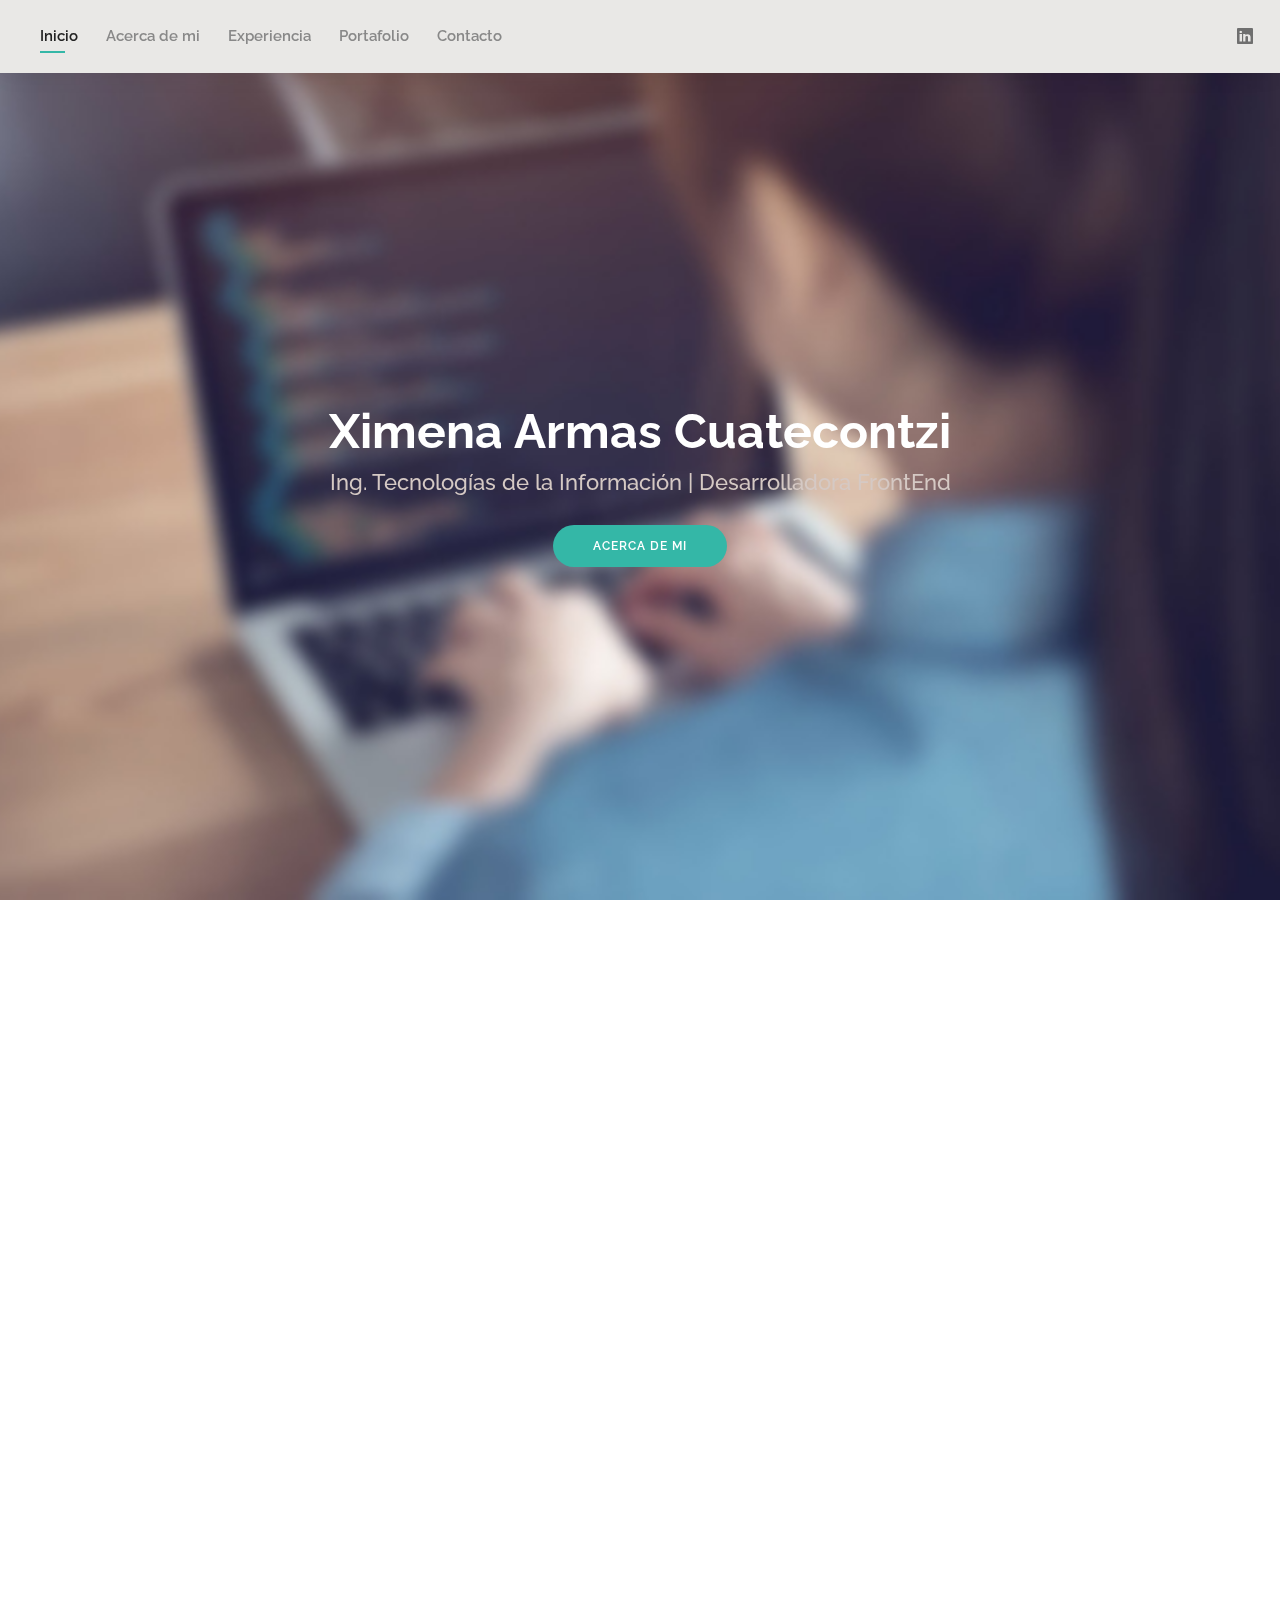
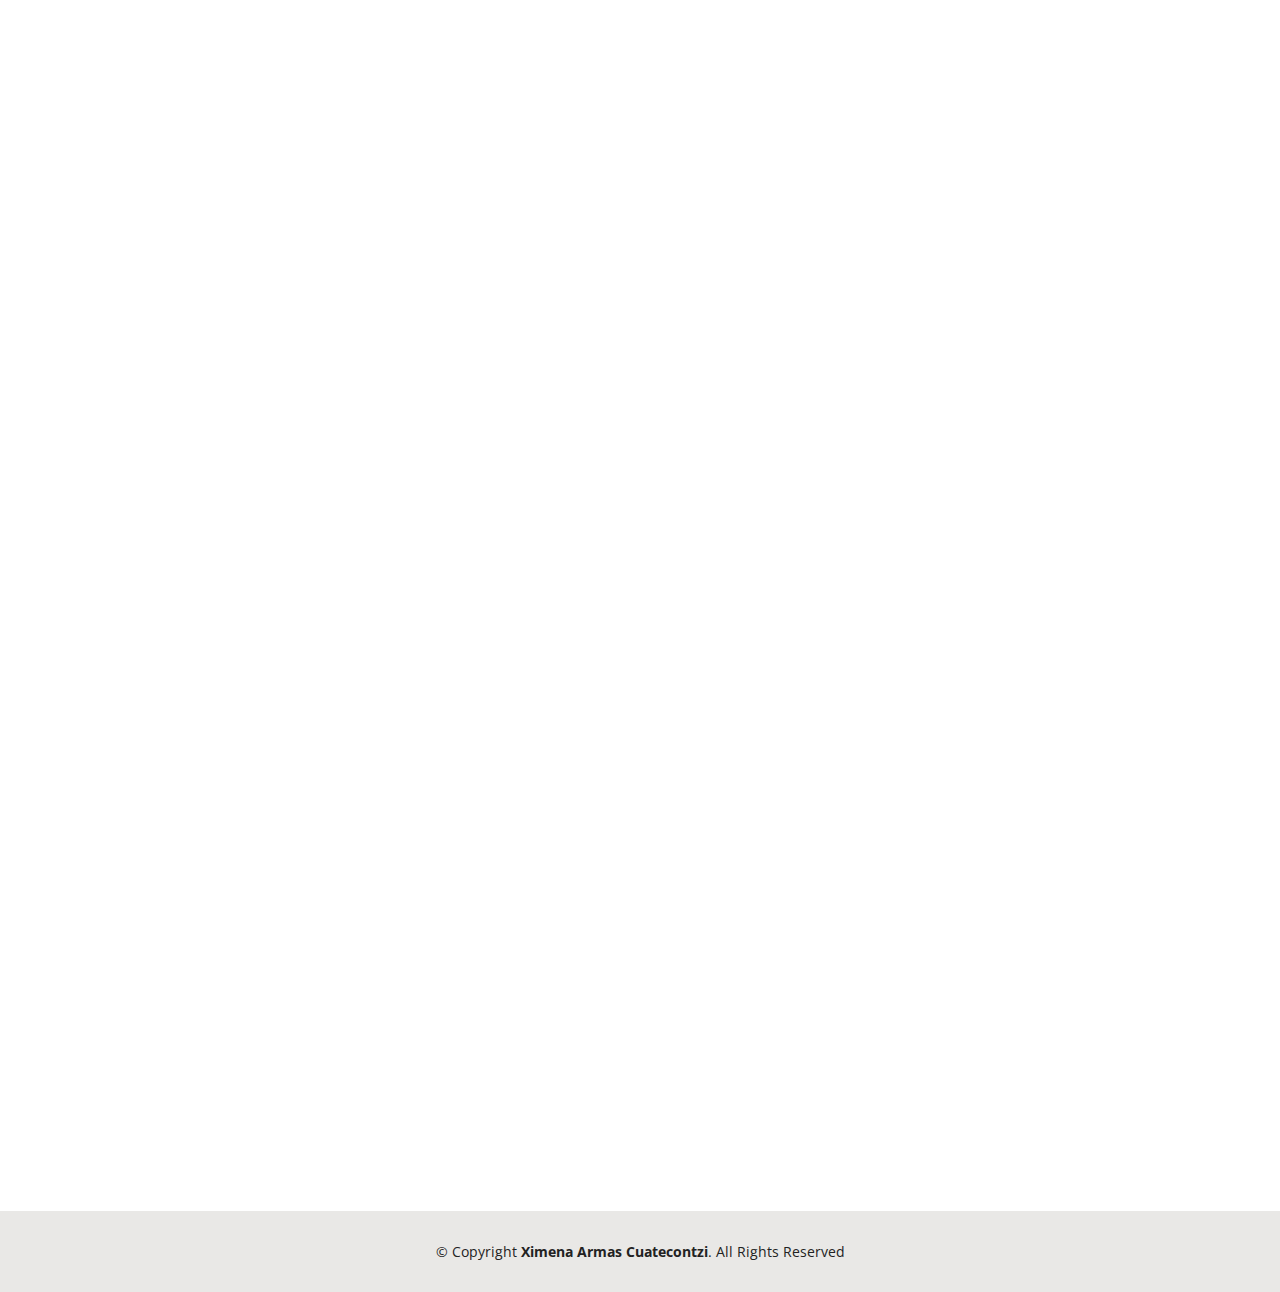
<file: index.html>
<!DOCTYPE html>
<html lang="en">

<head>
  <meta charset="utf-8">
  <meta content="width=device-width, initial-scale=1.0" name="viewport">

  <title>Ximena Armas</title>
  <meta content="" name="description">
  <meta content="" name="keywords">

  <!-- Favicons -->
  <link href="assets/img/mejora.png" rel="icon">
  <link href="assets/img/mejora.png" rel="apple-touch-icon">

  <!-- Google Fonts -->
  <link href="https://fonts.googleapis.com/css?family=Open+Sans:300,300i,400,400i,600,600i,700,700i|Raleway:300,300i,400,400i,500,500i,600,600i,700,700i|Poppins:300,300i,400,400i,500,500i,600,600i,700,700i" rel="stylesheet">

  <!-- Vendor CSS Files -->
  <link href="assets/vendor/aos/aos.css" rel="stylesheet">
  <link href="assets/vendor/bootstrap/css/bootstrap.min.css" rel="stylesheet">
  <link href="assets/vendor/bootstrap-icons/bootstrap-icons.css" rel="stylesheet">
  <link href="assets/vendor/boxicons/css/boxicons.min.css" rel="stylesheet">
  <link href="assets/vendor/glightbox/css/glightbox.min.css" rel="stylesheet">
  <link href="assets/vendor/swiper/swiper-bundle.min.css" rel="stylesheet">

  <!-- Template Main CSS File -->
  <link href="assets/css/style.css" rel="stylesheet">

  <!-- =======================================================
  * Template Name: Kelly
  * Updated: Jul 27 2023 with Bootstrap v5.3.1
  * Template URL: https://bootstrapmade.com/kelly-free-bootstrap-cv-resume-html-template/
  * Author: BootstrapMade.com
  * License: https://bootstrapmade.com/license/
  ======================================================== -->
</head>

<body>

  <!-- ======= Header ======= -->
  <header id="header" class="fixed-top">
    <div class="container-fluid d-flex justify-content-between align-items-center">

      
      <!-- Uncomment below if you prefer to use an image logo -->
      <!-- <a href="index.html" class="logo"><img src="assets/img/logo.png" alt="" class="img-fluid"></a>-->

      <nav id="navbar" class="navbar order-last order-lg-0">
        <ul>
          <li><a class="active" href="index.html">Inicio</a></li>
          <li><a href="#acerca">Acerca de mi</a></li>
          <li><a href="#resumen">Experiencia</a></li>
          <li><a href="#portafolio">Portafolio</a></li>
          <li><a href="#contacto">Contacto</a></li>
        </ul>
        <i class="bi bi-list mobile-nav-toggle"></i>
      </nav><!-- .navbar -->

      <div class="header-social-links">
        <a href="https://www.linkedin.com/in/ximena-armas-cuatecontzi-86a6181bb/" class="linkedin"><i class="bi bi-linkedin"></i></i></a>
      </div>

    </div>

  </header><!-- End Header -->

  <!-- ======= Hero Section ======= -->
  <section id="hero" class="d-flex align-items-center">
    <div class="container d-flex flex-column align-items-center" data-aos="zoom-in" data-aos-delay="100">
      <h1>Ximena Armas Cuatecontzi</h1>
      <h2>Ing. Tecnologías de la Información | Desarrolladora FrontEnd</h2>
      <a href="#acerca" class="btn-about">Acerca de mi</a>
    </div>
  </section><!-- End Hero -->
  <!-- ======= About Section ======= -->
  <section id="acerca" class="about">
    <div class="container" data-aos="fade-up">

      <div class="section-title">
        <h2>Acerca de mí</h2>
        <p>Con casi dos años de experiencia como desarrolladora FrontEnd, mi enfoque se centra en el uso de tecnologías clave como HTML, CSS y JavaScript. Estas habilidades me permiten crear interfaces atractivas y funcionales que mejoran la experiencia del usuario. Además de mis habilidades técnicas, poseo una sólida capacidad de trabajo en equipo y un enfoque ágil para la entrega de proyectos, colaborando efectivamente con otros miembros del equipo para entregar productos de alta calidad en plazos ajustados.

         <br> Me considero una persona comprometida con el aprendizaje continuo, manteniéndome al tanto de las últimas tendencias tecnológicas para ser altamente relevante en mi campo y adaptarme rápidamente a los cambios en la industria. Mi compromiso con la excelencia en el trabajo me impulsa a seguir creciendo y desarrollándome como profesional del desarrollo FrontEnd.
        </p>
      </div>

      <div class="row">
        <div class="col-lg-4">
          <img src="assets/img/yo2.jpg" class="img-fluid" alt="">
        </div>
        <div class="col-lg-8 pt-4 pt-lg-0 content">
          <h3>Desarrolladora FrontEnd </h3>
          <p class="fst-italic">
            Mi enfoque en la resolución de problemas y mi deseo constante de aprender me han impulsado a buscar desafíos en el campo de la tecnología de la información.
          </p>
          <div class="row">
            <div class="col-lg-6">
              <ul>
                <li><i class="bi bi-rounded-right"></i> <strong>Teléfono:</strong> +52 246 141 38 25</li>
                <li><i class="bi bi-rounded-right"></i> <strong>Ciudad:</strong> Tlaxcala, Tlaxcala</li>
                <li><i class="bi bi-rounded-right"></i> <strong>Email:</strong> ximena.armas.c@gmail.com</li>

              </ul>
            </div>
            <div class="col-lg-6">
              <ul>
                <li><i class="bi bi-rounded-right"></i> <strong>Edad:</strong> 22 años</li>
                <li><i class="bi bi-rounded-right"></i> <strong>Con disponibilidad de cambio de residencia:</strong> Si</li>

              </ul>
            </div>
          </div>
          <p>
            Mi genuina pasión por la tecnología y el desarrollo web me impulsa hacia la búsqueda de oportunidades profesionales donde pueda aplicar y expandir mis habilidades y conocimientos. Mi objetivo es seguir aprendiendo y creciendo en este campo, contribuyendo de manera significativa a proyectos innovadores y desafiantes.

          </p>
        </div>
      </div>

    </div>
  </section><!-- End About Section -->

  <!-- ======= Skills Section ======= -->
  <section id="skills" class="skills">
    <div class="container" data-aos="fade-up">

      <div class="section-title">
        <h2>Habilidades Técnicas</h2>
        <p>Mi viaje académico y mi pasión por la programación me han llevado a desarrollar habilidades sólidas en la creación de sistemas web</p>
      </div>

      <div class="row skills-content">

        <div class="col-lg-6">

          <div class="progress">
            <span class="skill">HTML, CSS, JS <i class="val">80%</i></span>
            <div class="progress-bar-wrap">
              <div class="progress-bar" role="progressbar" aria-valuenow="80" aria-valuemin="0" aria-valuemax="100"></div>
            </div>
          </div>

          <div class="progress">
            <span class="skill">SQL <i class="val">75%</i></span>
            <div class="progress-bar-wrap">
              <div class="progress-bar" role="progressbar" aria-valuenow="75" aria-valuemin="0" aria-valuemax="100"></div>
            </div>
          </div>

          <div class="progress">
            <span class="skill">Java <i class="val">70%</i></span>
            <div class="progress-bar-wrap">
              <div class="progress-bar" role="progressbar" aria-valuenow="70" aria-valuemin="0" aria-valuemax="100"></div>
            </div>
          </div>

          <div class="progress">
            <span class="skill">Programación Orientada a Objetos <i class="val">70%</i></span>
            <div class="progress-bar-wrap">
              <div class="progress-bar" role="progressbar" aria-valuenow="70" aria-valuemin="0" aria-valuemax="100"></div>
            </div>
          </div>

        </div>

        <div class="col-lg-6">

          <div class="progress">
            <span class="skill">PHP <i class="val">75%</i></span>
            <div class="progress-bar-wrap">
              <div class="progress-bar" role="progressbar" aria-valuenow="75" aria-valuemin="0" aria-valuemax="100"></div>
            </div>
          </div>

          <div class="progress">
            <span class="skill">CodeIgniter <i class="val">80%</i></span>
            <div class="progress-bar-wrap">
              <div class="progress-bar" role="progressbar" aria-valuenow="80" aria-valuemin="0" aria-valuemax="100"></div>
            </div>
          </div>

          <div class="progress">
            <span class="skill">Bootstrap<i class="val">80%</i></span>
            <div class="progress-bar-wrap">
              <div class="progress-bar" role="progressbar" aria-valuenow="80" aria-valuemin="0" aria-valuemax="100"></div>
            </div>
          </div>

          <div class="progress">
            <span class="skill">MVC <i class="val">80%</i></span>
            <div class="progress-bar-wrap">
              <div class="progress-bar" role="progressbar" aria-valuenow="80" aria-valuemin="0" aria-valuemax="100"></div>
            </div>
          </div>

        </div>

      </div>
      <div class="row skills-content">

        <div class="col-lg-6">

          <div class="progress">
            <span class="skill">ASP.NET MVC Core <i class="val">70%</i></span>
            <div class="progress-bar-wrap">
              <div class="progress-bar" role="progressbar" aria-valuenow="70" aria-valuemin="0" aria-valuemax="100"></div>
            </div>
          </div>

          <div class="progress">
            <span class="skill">ASP.NET Razor <i class="val">75%</i></span>
            <div class="progress-bar-wrap">
              <div class="progress-bar" role="progressbar" aria-valuenow="75" aria-valuemin="0" aria-valuemax="100"></div>
            </div>
          </div>

          <div class="progress">
            <span class="skill">Angular <i class="val">65%</i></span>
            <div class="progress-bar-wrap">
              <div class="progress-bar" role="progressbar" aria-valuenow="65" aria-valuemin="0" aria-valuemax="100"></div>
            </div>
          </div>
          <div class="progress">
            <span class="skill">TypeScript <i class="val">70%</i></span>
            <div class="progress-bar-wrap">
              <div class="progress-bar" role="progressbar" aria-valuenow="70" aria-valuemin="0" aria-valuemax="100"></div>
            </div>
          </div>

        </div>

        

      </div>

    </div>
  </section><!-- End Skills Section -->
  <section id="resumen" class="resume">
    <div class="container" data-aos="fade-up">

      <div class="section-title">
        <h2>Experiencia</h2>
        <p>Soy una apasionada desarrolladora web con experiencia en la creación de soluciones web personalizadas utilizando tecnologías como PHP, JavaScript, HTML, CSS y MySQL. Durante mi carrera, he trabajado en proyectos diversos y colaborado estrechamente con otros compañeros.</p>
      </div>

      <div class="row">
        <div class="col-lg-6">
          <h3 class="resume-title">Educación</h3>
          <div class="resume-item">
            <h4>Ing. Tecnologías de la Información</h4>
            <h5>2020 - 2023</h5>
            <p><em>Universidad Politécnica de Tlaxcala</em></p>
          </div>

          <h3 class="resume-title">Certificaciones y cursos</h3>
          <div class="resume-item">
            <h4>Angular - De Cero a Experto - Angular 18</h4>
            <h5>En curso</h5>
            <p><em>Udemy</em></p>
          </div>
          <div class="resume-item">
            <h4>CSS Esencial</h4>
            <h5>Septiembre 2024</h5>
            <p><em>LinkedIn</em></p>
          </div>
          <div class="resume-item">
            <h4>Desarrollo web front-end esencialI</h4>
            <h5>Septiembre 2024</h5>
            <p><em>LinkedIn</em></p>
          </div>
          <div class="resume-item">
            <h4>Domina JavaScript</h4>
            <h5>Septiembre 2024</h5>
            <p><em>LinkedIn</em></p>
          </div>
          <div class="resume-item">
            <h4>JavaScript Essentials 1</h4>
            <h5>Septiembre 2024</h5>
            <p><em>Cisco</em></p>
          </div>
          <div class="resume-item">
            <h4>TypeScript esencial</h4>
            <h5>Septiembre 2024</h5>
            <p><em>LinkedIn</em></p>
          </div>
          <div class="resume-item">
            <h4>Formación Lógica de Programación con JavaScript</h4>
            <h5>Julio 2024</h5>
            <p><em>Alura Latam</em></p>
          </div>
          <div class="resume-item">
            <h4>Git y GitHub: Repositorio, commit y versiones</h4>
            <h5>Julio 2024</h5>
            <p><em>Alura Latam</em></p>
          </div>
          <div class="resume-item">
            <h4>Lógica de programación: explorar funciones y listas</h4>
            <h5>Junio 2024</h5>
            <p><em>Alura Latam</em></p>
          </div>
          <div class="resume-item">
            <h4>Lógica de programación: sumérgete en la programación con JavaScript</h4>
            <h5>Junio 2024</h5>
            <p><em>Alura Latam</em></p>
          </div>
          <div class="resume-item">
            <h4>Diseño UX/UI</h4>
            <h5>2023</h5>
            <p><em>Google</em></p>
          </div>
          <div class="resume-item">
            <h4>Introducción a la ciberseguridad</h4>
            <h5>2023</h5>
            <p><em>Cisco</em></p>
          </div>
          <div class="resume-item">
            <h4>Oracle Integration Cloud</h4>
            <h5>2023</h5>
            <p><em>IT Global</em></p>
          </div>
        </div>
        <div class="col-lg-6">
          <h3 class="resume-title">Experiencia profesional</h3>
          
          <div class="resume-item">
            <h4>Desarrolladora FrontEnd</h4>
            <h5>Octubre 2023 - Junio 2024</h5>
            <p><em>IGRTEC</em></p>
            <p>
            <ul>
              <li>Desarrollo de vistas según los diseños facilitados por el equipo de diseño.</li>
              <li>Incorporación de filtros para facilitar la visualización de registros por día, semana, mes o año.</li>
              <li>Creación de vistas responsive para una experiencia óptima en diferentes dispositivos.</li>
              <li>Personalización e implementación de correos electrónicos acorde a la identidad de cada cliente.</li>
              <li>Creación y aplicación de formatos HTML con opción de descarga en formato PDF.</li>
              <li>Colaboración activa con el equipo de diseño para plasmar las ideas del cliente.</li>
              <li>Colaboración activa con el equipo de backend para generar código entendible para ambas partes y/o generar nuevos elementos necesarios para el desarrollo del proyecto.</li>
              <li>Comunicación activa con el cliente para corregir, agregar o eliminar elementos visuales del proyecto.</li>
              <li>Diseño y configuración de paneles administrativos, e-commerce y páginas informativas.</li>
              <li>Integración de validaciones de formularios para una mejor experiencia de usuario.</li>
              <li>Actualización y mejora de proyectos previamente desarrollados.</li>
            </ul>
            </p>
          </div>
          <div class="resume-item">
            <h4>Desarrolladora Full Stack</h4>
            <h5>Enero 2023 - Junio 2023</h5>
            <p><em>Universidad Politécnica de Tlaxcala</em></p>
            <p>
            <ul>
              <li>Creación de base de datos según las especificaciones y requerimientos del cliente</li>
              <li>Personalización del sistema según la identidad de la marca del cliente</li>
              <li>Implementación de vistas responsive asegurando una vista dinámica y simplificada para mejorar el flujo del sistema</li>
              
            </ul>
            </p>
          </div>
          <div class="resume-item">
            <h4>Desarrolladora Full Stack</h4>
            <h5>Agosto 2022 - Enero 2023</h5>
            <p><em>TiamLab - Universidad Politécnica de Tlaxcala</em></p>
            <p>
            <ul>
              <li>Reestructuración de la base de datos del sistema existente</li>
              <li>Implementación de una nueva imagen al sistema.</li>
              <li>Implementación de nuevas funcionalidades al sistema, como la gestión de reconocimientos, la visualización de reconocimientos y la creación de reconocimientos.</li>
              <li>Diseño e implementación de la funcionalidad de enviar correos electrónicos de manera automática al registrarse un usuario</li>
            </ul>
            </p>
          </div>
        </div>
      </div>

    </div>
  </section><!-- End Resume Section -->
  <section id="portafolio" class="portfolio">
    <div class="container" data-aos="fade-up">

      <div class="section-title">
        <h2>Portafolio</h2>
        <p>A lo largo de mi carrera, he creado sistemas de gestión y sitios web de aprendizaje utilizando una variedad de tecnologías, incluyendo PHP, JavaScript, HTML, CSS y bases de datos MySQL. Estos proyectos demuestran mi capacidad para abordar desafíos técnicos, trabajar en equipo y ofrecer resultados efectivos y atractivos para los usuarios</p>
      </div>

      

      <div class="row portfolio-container" data-aos="fade-up" data-aos-delay="200">

        <div class="col-lg-4 col-md-6 portfolio-item filter-app">
          <div class="portfolio-wrap">
            <img src="assets/img/portfolio/portafolio11.png" class="img-fluid" alt="">
            <div class="portfolio-info">
              <h4>PERD UPTx</h4>
              <p>Sistema Web</p>
              <div class="portfolio-links">
                <a href="portfolio-details1.html" class="portfolio-details-lightbox" data-glightbox="type: external" title="Portfolio Details"><i class="bx bx-plus"></i></a>
              </div>
            </div>
          </div>
        </div>

        <div class="col-lg-4 col-md-6 portfolio-item filter-web">
          <div class="portfolio-wrap">
            <img src="assets/img/portfolio/portafolio31.png" class="img-fluid" alt="">
            <div class="portfolio-info">
              <h4>Consultorio MEMITO</h4>
              <p>Sistema Web</p>
              <div class="portfolio-links">
                <a href="portfolio-details2.html" class="portfolio-details-lightbox" data-glightbox="type: external" title="Portfolio Details"><i class="bx bx-plus"></i></a>
              </div>
            </div>
          </div>
        </div>

        <div class="col-lg-4 col-md-6 portfolio-item filter-app">
          <div class="portfolio-wrap">
            <img src="assets/img/portfolio/portafolio21.png" class="img-fluid" alt="">
            <div class="portfolio-info">
              <h4>Marketing Turistico Digital</h4>
              <p>Sistema Web</p>
              <div class="portfolio-links">
                <a href="portfolio-details3.html" class="portfolio-details-lightbox" data-glightbox="type: external" title="Portfolio Details"><i class="bx bx-plus"></i></a>
              </div>
            </div>
          </div>
        </div>

        <div class="col-lg-4 col-md-6 portfolio-item filter-app">
          <div class="portfolio-wrap">
            <img src="assets/img/portfolio/gym1.png" class="img-fluid" alt="">
            <div class="portfolio-info">
              <h4>Gymtastic</h4>
              <p>Página informativa</p>
              <div class="portfolio-links">
                <a href="portfolio-details4.html" class="portfolio-details-lightbox" data-glightbox="type: external" title="Portfolio Details"><i class="bx bx-plus"></i></a>
              </div>
            </div>
          </div>
        </div>

        <div class="col-lg-4 col-md-6 portfolio-item filter-app">
          <div class="portfolio-wrap">
            <img src="assets/img/portfolio/bepenza1.png" class="img-fluid" alt="">
            <div class="portfolio-info">
              <h4>Blogistic</h4>
              <p>Panel Administrativo</p>
              <div class="portfolio-links">
                <a href="portfolio-details5.html" class="portfolio-details-lightbox" data-glightbox="type: external" title="Portfolio Details"><i class="bx bx-plus"></i></a>
              </div>
            </div>
          </div>
        </div>

        <div class="col-lg-4 col-md-6 portfolio-item filter-app">
          <div class="portfolio-wrap">
            <img src="assets/img/portfolio/erp1.png" class="img-fluid" alt="">
            <div class="portfolio-info">
              <h4>MICRA</h4>
              <p>ERP</p>
              <div class="portfolio-links">
                <a href="portfolio-details6.html" class="portfolio-details-lightbox" data-glightbox="type: external" title="Portfolio Details"><i class="bx bx-plus"></i></a>
              </div>
            </div>
          </div>
        </div>

        <div class="col-lg-4 col-md-6 portfolio-item filter-app">
          <div class="portfolio-wrap">
            <img src="assets/img/portfolio/back2.png" class="img-fluid" alt="">
            <div class="portfolio-info">
              <h4>LUXE</h4>
              <p>E-commerce</p>
              <div class="portfolio-links">
                <a href="portfolio-details7.html" class="portfolio-details-lightbox" data-glightbox="type: external" title="Portfolio Details"><i class="bx bx-plus"></i></a>
              </div>
            </div>
          </div>
        </div>
        <div class="col-lg-4 col-md-6 portfolio-item filter-app">
          <div class="portfolio-wrap">
            <img src="assets/img/iso/iso9.png" class="img-fluid" alt="">
            <div class="portfolio-info">
              <h4>DESAQUIM</h4>
              <p>ERP</p>
              <div class="portfolio-links">
                <a href="portfolio-details8.html" class="portfolio-details-lightbox" data-glightbox="type: external" title="Portfolio Details"><i class="bx bx-plus"></i></a>
              </div>
            </div>
          </div>
        </div>
        <!-- <div class="col-lg-4 col-md-6 portfolio-item filter-app">
          <div class="portfolio-wrap">
            <img src="assets/img/iso/iso9.png" class="img-fluid" alt="">
            <div class="portfolio-info">
              <h4>FIHNECM</h4>
              <p>ERP</p>
              <div class="portfolio-links">
                <a href="portfolio-details8.html" class="portfolio-details-lightbox" data-glightbox="type: external" title="Portfolio Details"><i class="bx bx-plus"></i></a>
              </div>
            </div>
          </div>
        </div> -->

       
      </div>

    </div>
  </section><!-- End Portfolio Section -->
  <section id="contacto" class="contact">
    
    <div class="container" data-aos="fade-up">
        

      <div class="row mt-12 ">
        <div class="section-title">
            <h2>Contacto</h2>
          </div>

        <div class="col-lg-12">
          <div class="info">
            <div class="address">
              <h4>Ciudad:</h4>
              <p>Contla, Tlaxcala, México</p>
            </div>

            <div class="email">
              <h4>Email:</h4>
              <p>ximena.armas.c@gmail.com</p>
            </div>

            <div class="phone"> 
              <h4>Teléfono:</h4>
              <p>+52 246 141 38 25</p>
            </div>

          </div>

        </div>

       

      </div>

    </div>
  </section><!-- End Contact Section -->


  <!-- ======= Footer ======= -->
  <footer id="footer">
    <div class="container">
      <div class="copyright">
        &copy; Copyright <strong><span>Ximena Armas Cuatecontzi</span></strong>. All Rights Reserved
      </div>
      
    </div>
  </footer><!-- End  Footer -->

  <div id="preloader"></div>
  <a href="#" class="back-to-top d-flex align-items-center justify-content-center"><i class="bi bi-arrow-up-short"></i></a>

  <!-- Vendor JS Files -->
  <script src="assets/vendor/purecounter/purecounter_vanilla.js"></script>
  <script src="assets/vendor/aos/aos.js"></script>
  <script src="assets/vendor/bootstrap/js/bootstrap.bundle.min.js"></script>
  <script src="assets/vendor/glightbox/js/glightbox.min.js"></script>
  <script src="assets/vendor/isotope-layout/isotope.pkgd.min.js"></script>
  <script src="assets/vendor/swiper/swiper-bundle.min.js"></script>
  <script src="assets/vendor/waypoints/noframework.waypoints.js"></script>
  <script src="assets/vendor/php-email-form/validate.js"></script>

  <!-- Template Main JS File -->
  <script src="assets/js/main.js"></script>

</body>

</html>
</file>
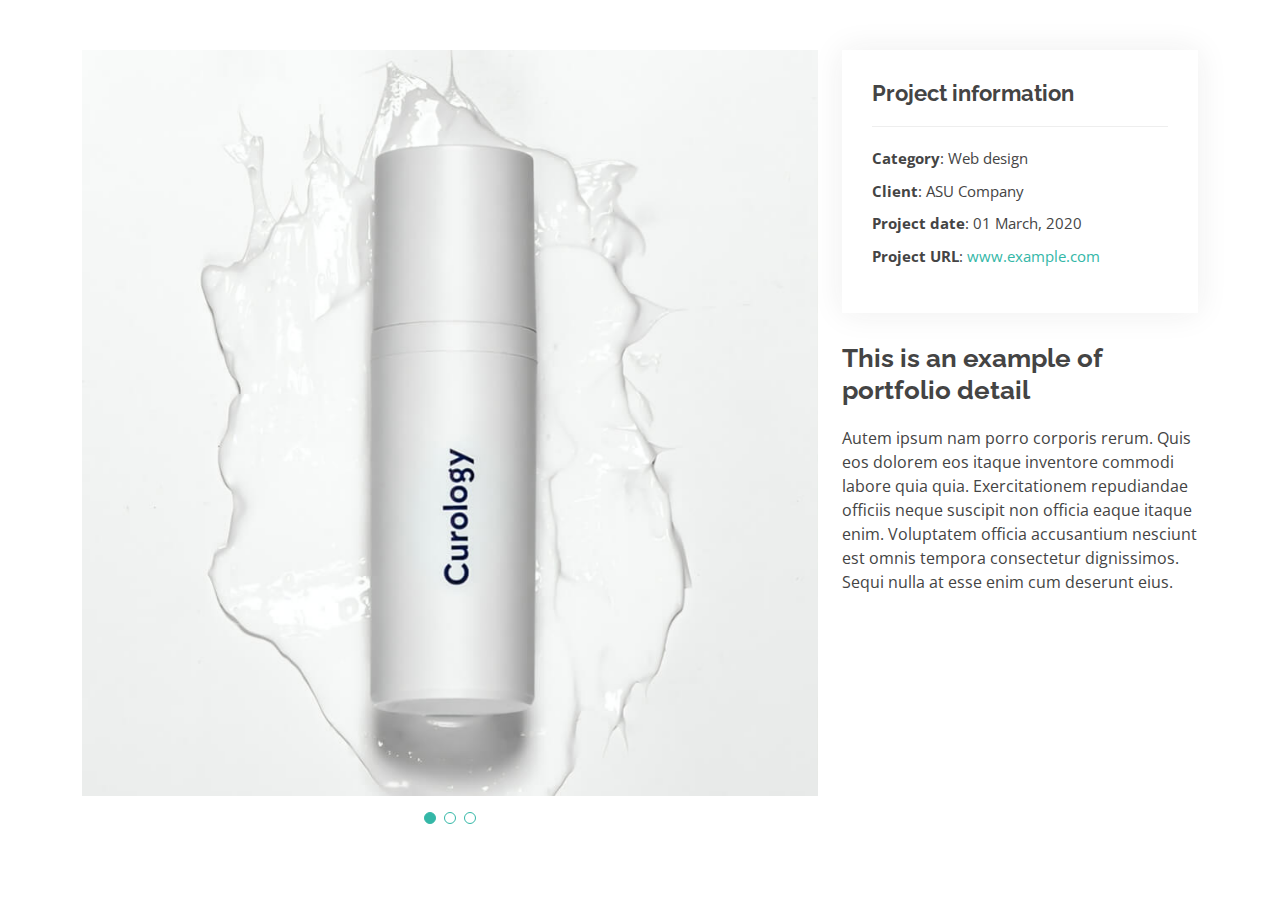
<file: portfolio-details.html>
<!DOCTYPE html>
<html lang="en">

<head>
  <meta charset="utf-8">
  <meta content="width=device-width, initial-scale=1.0" name="viewport">

  <title>Portfolio Details - Kelly Bootstrap Template</title>
  <meta content="" name="description">
  <meta content="" name="keywords">

  <!-- Favicons -->
  <link href="assets/img/favicon.png" rel="icon">
  <link href="assets/img/apple-touch-icon.png" rel="apple-touch-icon">

  <!-- Google Fonts -->
  <link href="https://fonts.googleapis.com/css?family=Open+Sans:300,300i,400,400i,600,600i,700,700i|Raleway:300,300i,400,400i,500,500i,600,600i,700,700i|Poppins:300,300i,400,400i,500,500i,600,600i,700,700i" rel="stylesheet">

  <!-- Vendor CSS Files -->
  <link href="assets/vendor/aos/aos.css" rel="stylesheet">
  <link href="assets/vendor/bootstrap/css/bootstrap.min.css" rel="stylesheet">
  <link href="assets/vendor/bootstrap-icons/bootstrap-icons.css" rel="stylesheet">
  <link href="assets/vendor/boxicons/css/boxicons.min.css" rel="stylesheet">
  <link href="assets/vendor/glightbox/css/glightbox.min.css" rel="stylesheet">
  <link href="assets/vendor/swiper/swiper-bundle.min.css" rel="stylesheet">

  <!-- Template Main CSS File -->
  <link href="assets/css/style.css" rel="stylesheet">

  <!-- =======================================================
  * Template Name: Kelly
  * Updated: Jul 27 2023 with Bootstrap v5.3.1
  * Template URL: https://bootstrapmade.com/kelly-free-bootstrap-cv-resume-html-template/
  * Author: BootstrapMade.com
  * License: https://bootstrapmade.com/license/
  ======================================================== -->
</head>

<body>

  <main id="main">

    <!-- ======= Portfolio Details Section ======= -->
    <section id="portfolio-details" class="portfolio-details">
      <div class="container">

        <div class="row gy-4">

          <div class="col-lg-8">
            <div class="portfolio-details-slider swiper">
              <div class="swiper-wrapper align-items-center">

                <div class="swiper-slide">
                  <img src="assets/img/portfolio/portfolio-1.jpg" alt="">
                </div>

                <div class="swiper-slide">
                  <img src="assets/img/portfolio/portfolio-2.jpg" alt="">
                </div>

                <div class="swiper-slide">
                  <img src="assets/img/portfolio/portfolio-3.jpg" alt="">
                </div>

              </div>
              <div class="swiper-pagination"></div>
            </div>
          </div>

          <div class="col-lg-4">
            <div class="portfolio-info">
              <h3>Project information</h3>
              <ul>
                <li><strong>Category</strong>: Web design</li>
                <li><strong>Client</strong>: ASU Company</li>
                <li><strong>Project date</strong>: 01 March, 2020</li>
                <li><strong>Project URL</strong>: <a href="#">www.example.com</a></li>
              </ul>
            </div>
            <div class="portfolio-description">
              <h2>This is an example of portfolio detail</h2>
              <p>
                Autem ipsum nam porro corporis rerum. Quis eos dolorem eos itaque inventore commodi labore quia quia. Exercitationem repudiandae officiis neque suscipit non officia eaque itaque enim. Voluptatem officia accusantium nesciunt est omnis tempora consectetur dignissimos. Sequi nulla at esse enim cum deserunt eius.
              </p>
            </div>
          </div>

        </div>

      </div>
    </section><!-- End Portfolio Details Section -->

  </main><!-- End #main -->

  <div id="preloader"></div>
  <a href="#" class="back-to-top d-flex align-items-center justify-content-center"><i class="bi bi-arrow-up-short"></i></a>

  <!-- Vendor JS Files -->
  <script src="assets/vendor/purecounter/purecounter_vanilla.js"></script>
  <script src="assets/vendor/aos/aos.js"></script>
  <script src="assets/vendor/bootstrap/js/bootstrap.bundle.min.js"></script>
  <script src="assets/vendor/glightbox/js/glightbox.min.js"></script>
  <script src="assets/vendor/isotope-layout/isotope.pkgd.min.js"></script>
  <script src="assets/vendor/swiper/swiper-bundle.min.js"></script>
  <script src="assets/vendor/waypoints/noframework.waypoints.js"></script>
  <script src="assets/vendor/php-email-form/validate.js"></script>

  <!-- Template Main JS File -->
  <script src="assets/js/main.js"></script>

</body>

</html>
</file>
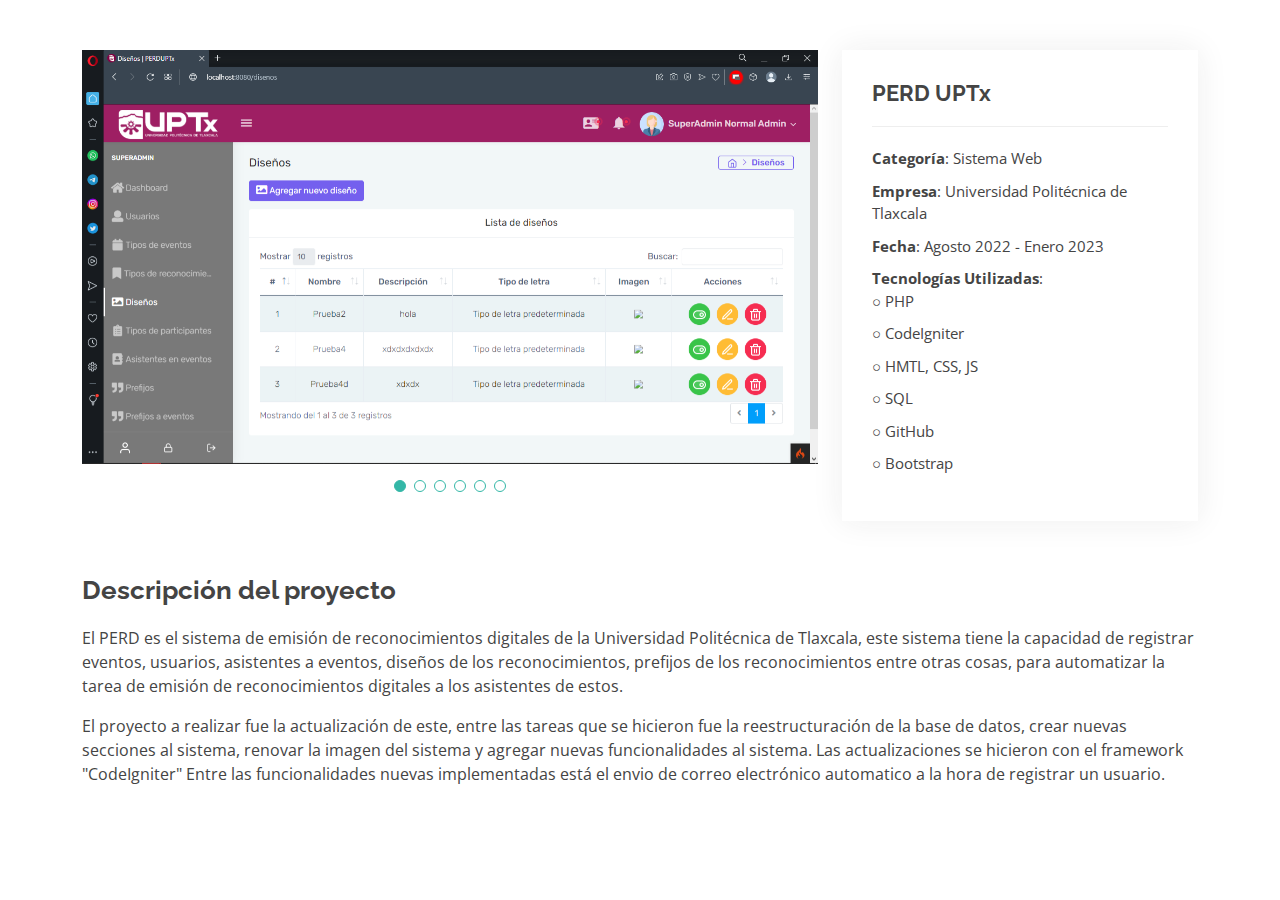
<file: portfolio-details1.html>
<!DOCTYPE html>
<html lang="en">

<head>
  <meta charset="utf-8">
  <meta content="width=device-width, initial-scale=1.0" name="viewport">

  <title>Portafolio</title>
  <meta content="" name="description">
  <meta content="" name="keywords">

  <!-- Favicons -->
  <link href="assets/img/mejora.png" rel="icon">
  <link href="assets/img/mejora.png" rel="icon">

  <!-- Google Fonts -->
  <link href="https://fonts.googleapis.com/css?family=Open+Sans:300,300i,400,400i,600,600i,700,700i|Raleway:300,300i,400,400i,500,500i,600,600i,700,700i|Poppins:300,300i,400,400i,500,500i,600,600i,700,700i" rel="stylesheet">

  <!-- Vendor CSS Files -->
  <link href="assets/vendor/aos/aos.css" rel="stylesheet">
  <link href="assets/vendor/bootstrap/css/bootstrap.min.css" rel="stylesheet">
  <link href="assets/vendor/bootstrap-icons/bootstrap-icons.css" rel="stylesheet">
  <link href="assets/vendor/boxicons/css/boxicons.min.css" rel="stylesheet">
  <link href="assets/vendor/glightbox/css/glightbox.min.css" rel="stylesheet">
  <link href="assets/vendor/swiper/swiper-bundle.min.css" rel="stylesheet">

  <!-- Template Main CSS File -->
  <link href="assets/css/style.css" rel="stylesheet">

  <!-- =======================================================
  * Template Name: Kelly
  * Updated: Jul 27 2023 with Bootstrap v5.3.1
  * Template URL: https://bootstrapmade.com/kelly-free-bootstrap-cv-resume-html-template/
  * Author: BootstrapMade.com
  * License: https://bootstrapmade.com/license/
  ======================================================== -->
</head>

<body>

  <main id="main">

    <!-- ======= Portfolio Details Section ======= -->
    <section id="portfolio-details" class="portfolio-details">
      <div class="container">

        <div class="row gy-4">

          <div class="col-lg-8">
            <div class="portfolio-details-slider swiper">
              <div class="swiper-wrapper align-items-center">

                <div class="swiper-slide">
                  <img src="assets/img/portfolio/portafolio11.png" alt="">
                </div>

                <div class="swiper-slide">
                  <img src="assets/img/portfolio/portafolio12.png" alt="">
                </div>

                <div class="swiper-slide">
                  <img src="assets/img/portfolio/portafolio13.png" alt="">
                </div>
                <div class="swiper-slide">
                    <img src="assets/img/portfolio/portafolio14.png" alt="">
                </div>
                <div class="swiper-slide">
                    <img src="assets/img/portfolio/portafolio15.png" alt="">
                </div>
                <div class="swiper-slide">
                    <img src="assets/img/portfolio/portafolio16.png" alt="">
                </div>

              </div>
              <div class="swiper-pagination"></div>
            </div>
          </div>

          <div class="col-lg-4">
            <div class="portfolio-info">
              <h3>PERD UPTx</h3>
              <ul>
                <li><strong>Categoría</strong>: Sistema Web</li>
                <li><strong>Empresa</strong>: Universidad Politécnica de Tlaxcala</li>
                <li><strong>Fecha</strong>: Agosto 2022 - Enero 2023</li>
                <li><strong>Tecnologías Utilizadas</strong>: 
                    <ul>
                        <li>○ PHP</li>
                        <li>○ CodeIgniter</li>
                        <li>○ HMTL, CSS, JS</li>
                        <li>○ SQL</li>
                        <li>○ GitHub</li>
                        <li>○ Bootstrap</li>
                    </ul>
                </li>
              </ul>
            </div>
        </div>
        <div class="col-lg-12">
            <div class="portfolio-description">
              <h2>Descripción del proyecto</h2>
              <p>
                El PERD es el sistema de emisión de reconocimientos digitales de la Universidad Politécnica de Tlaxcala, este sistema tiene la capacidad de registrar eventos, usuarios, asistentes a eventos, diseños de los reconocimientos, prefijos de los reconocimientos entre otras cosas, para automatizar la tarea de emisión de reconocimientos digitales a los asistentes de estos.
              </p><p>El proyecto a realizar fue la actualización de este, entre las tareas que se hicieron fue la reestructuración de la base de datos, crear nuevas secciones al sistema, renovar la imagen del sistema y agregar nuevas funcionalidades al sistema.
                Las actualizaciones se hicieron con el framework "CodeIgniter"
                Entre las funcionalidades nuevas implementadas está el envio de correo electrónico automatico a la hora de registrar un usuario.
              </p>
            </div>
          </div>

        </div>

      </div>
    </section><!-- End Portfolio Details Section -->

  </main><!-- End #main -->

  <div id="preloader"></div>
  <a href="#" class="back-to-top d-flex align-items-center justify-content-center"><i class="bi bi-arrow-up-short"></i></a>

  <!-- Vendor JS Files -->
  <script src="assets/vendor/purecounter/purecounter_vanilla.js"></script>
  <script src="assets/vendor/aos/aos.js"></script>
  <script src="assets/vendor/bootstrap/js/bootstrap.bundle.min.js"></script>
  <script src="assets/vendor/glightbox/js/glightbox.min.js"></script>
  <script src="assets/vendor/isotope-layout/isotope.pkgd.min.js"></script>
  <script src="assets/vendor/swiper/swiper-bundle.min.js"></script>
  <script src="assets/vendor/waypoints/noframework.waypoints.js"></script>
  <script src="assets/vendor/php-email-form/validate.js"></script>

  <!-- Template Main JS File -->
  <script src="assets/js/main.js"></script>

</body>

</html>
</file>
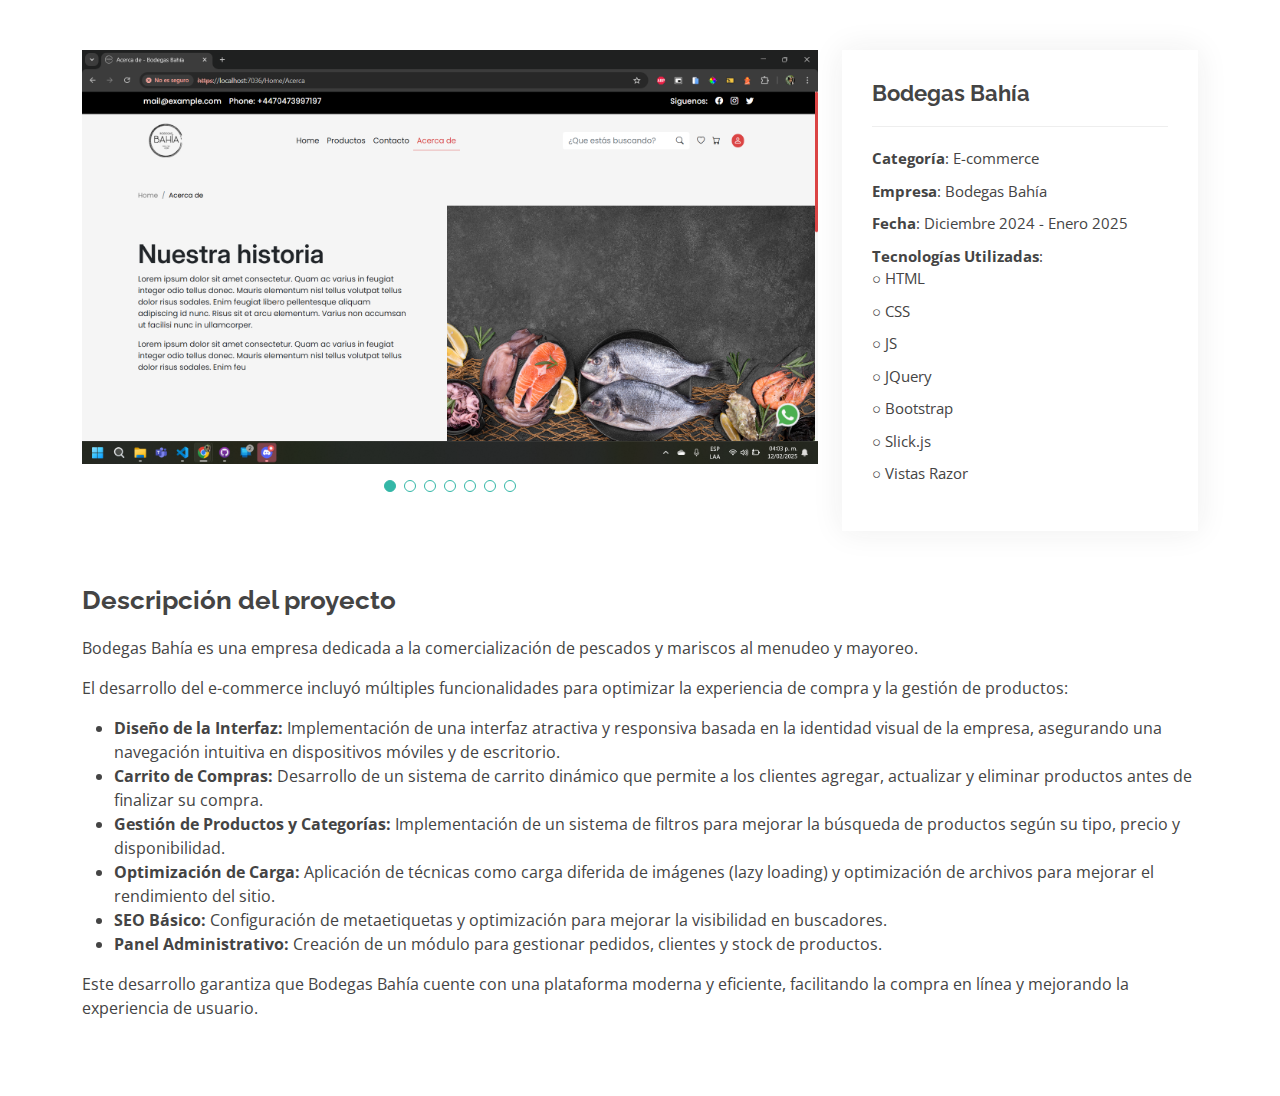
<file: portfolio-details10.html>
<!DOCTYPE html>
<html lang="en">

<head>
  <meta charset="utf-8">
  <meta content="width=device-width, initial-scale=1.0" name="viewport">

  <title>Portafolio</title>
  <meta content="" name="description">
  <meta content="" name="keywords">

  <!-- Favicons -->
  <link href="assets/img/mejora.png" rel="icon">
  <link href="assets/img/mejora.png" rel="icon">

  <!-- Google Fonts -->
  <link href="https://fonts.googleapis.com/css?family=Open+Sans:300,300i,400,400i,600,600i,700,700i|Raleway:300,300i,400,400i,500,500i,600,600i,700,700i|Poppins:300,300i,400,400i,500,500i,600,600i,700,700i" rel="stylesheet">

  <!-- Vendor CSS Files -->
  <link href="assets/vendor/aos/aos.css" rel="stylesheet">
  <link href="assets/vendor/bootstrap/css/bootstrap.min.css" rel="stylesheet">
  <link href="assets/vendor/bootstrap-icons/bootstrap-icons.css" rel="stylesheet">
  <link href="assets/vendor/boxicons/css/boxicons.min.css" rel="stylesheet">
  <link href="assets/vendor/glightbox/css/glightbox.min.css" rel="stylesheet">
  <link href="assets/vendor/swiper/swiper-bundle.min.css" rel="stylesheet">

  <!-- Template Main CSS File -->
  <link href="assets/css/style.css" rel="stylesheet">

  <!-- =======================================================
  * Template Name: Kelly
  * Updated: Jul 27 2023 with Bootstrap v5.3.1
  * Template URL: https://bootstrapmade.com/kelly-free-bootstrap-cv-resume-html-template/
  * Author: BootstrapMade.com
  * License: https://bootstrapmade.com/license/
  ======================================================== -->
</head>

<body>

  <main id="main">

    <!-- ======= Portfolio Details Section ======= -->
    <section id="portfolio-details" class="portfolio-details">
      <div class="container">

        <div class="row gy-4">

          <div class="col-lg-8">
            <div class="portfolio-details-slider swiper">
              <div class="swiper-wrapper align-items-center">

                <div class="swiper-slide">
                  <img src="assets/img/bahiaE/b1.png" alt="">
                </div>

                <div class="swiper-slide">
                  <img src="assets/img/bahiaE/b2.png" alt="">
                </div>
                <div class="swiper-slide">
                  <img src="assets/img/bahiaE/b3.png" alt="">
                </div>
                <div class="swiper-slide">
                  <img src="assets/img/bahiaE/b4.png" alt="">
                </div>
                <div class="swiper-slide">
                  <img src="assets/img/bahiaE/b5.png" alt="">
                </div>
                <div class="swiper-slide">
                  <img src="assets/img/bahiaE/b6.png" alt="">
                </div>
                <div class="swiper-slide">
                  <img src="assets/img/bahiaE/b7.png" alt="">
                </div>

              </div>
              <div class="swiper-pagination"></div>
            </div>
          </div>

          <div class="col-lg-4">
            <div class="portfolio-info">
              <h3>Bodegas Bahía</h3>
              <ul>
                <li><strong>Categoría</strong>: E-commerce</li>
                <li><strong>Empresa</strong>: Bodegas Bahía</li>
                <li><strong>Fecha</strong>: Diciembre 2024 - Enero 2025</li>
                <li><strong>Tecnologías Utilizadas</strong>: 
                    <ul>
                        <li>○ HTML</li>
                        <li>○ CSS</li>
                        <li>○ JS</li>
                        <li>○ JQuery</li>
                        <li>○ Bootstrap</li>
                        <li>○ Slick.js</li>
                        <li>○ Vistas Razor</li>
                    </ul>
                </li>
              </ul>
            </div>
        </div>
        <div class="col-lg-12">
            <div class="portfolio-description">
              <h2>Descripción del proyecto</h2>
<p>
  Bodegas Bahía es una empresa dedicada a la comercialización de pescados y mariscos al menudeo y mayoreo.
</p>

<p>
  El desarrollo del e-commerce incluyó múltiples funcionalidades para optimizar la experiencia de compra y la gestión de productos:
  <ul>
    <li>
      <b>Diseño de la Interfaz:</b> Implementación de una interfaz atractiva y responsiva basada en la identidad visual de la empresa, asegurando una navegación intuitiva en dispositivos móviles y de escritorio.
    </li>
    <li>
      <b>Carrito de Compras:</b> Desarrollo de un sistema de carrito dinámico que permite a los clientes agregar, actualizar y eliminar productos antes de finalizar su compra.
    </li>
    <li>
      <b>Gestión de Productos y Categorías:</b> Implementación de un sistema de filtros para mejorar la búsqueda de productos según su tipo, precio y disponibilidad.
    </li>
    <li>
      <b>Optimización de Carga:</b> Aplicación de técnicas como carga diferida de imágenes (lazy loading) y optimización de archivos para mejorar el rendimiento del sitio.
    </li>
    <li>
      <b>SEO Básico:</b> Configuración de metaetiquetas y optimización para mejorar la visibilidad en buscadores.
    </li>
    <li>
      <b>Panel Administrativo:</b> Creación de un módulo para gestionar pedidos, clientes y stock de productos.
    </li>
  </ul>
</p>

<p>
  Este desarrollo garantiza que Bodegas Bahía cuente con una plataforma moderna y eficiente, facilitando la compra en línea y mejorando la experiencia de usuario.
</p>
            </div>
          </div>

        </div>

      </div>
    </section><!-- End Portfolio Details Section -->

  </main><!-- End #main -->

  <div id="preloader"></div>
  <a href="#" class="back-to-top d-flex align-items-center justify-content-center"><i class="bi bi-arrow-up-short"></i></a>

  <!-- Vendor JS Files -->
  <script src="assets/vendor/purecounter/purecounter_vanilla.js"></script>
  <script src="assets/vendor/aos/aos.js"></script>
  <script src="assets/vendor/bootstrap/js/bootstrap.bundle.min.js"></script>
  <script src="assets/vendor/glightbox/js/glightbox.min.js"></script>
  <script src="assets/vendor/isotope-layout/isotope.pkgd.min.js"></script>
  <script src="assets/vendor/swiper/swiper-bundle.min.js"></script>
  <script src="assets/vendor/waypoints/noframework.waypoints.js"></script>
  <script src="assets/vendor/php-email-form/validate.js"></script>

  <!-- Template Main JS File -->
  <script src="assets/js/main.js"></script>

</body>

</html>
</file>
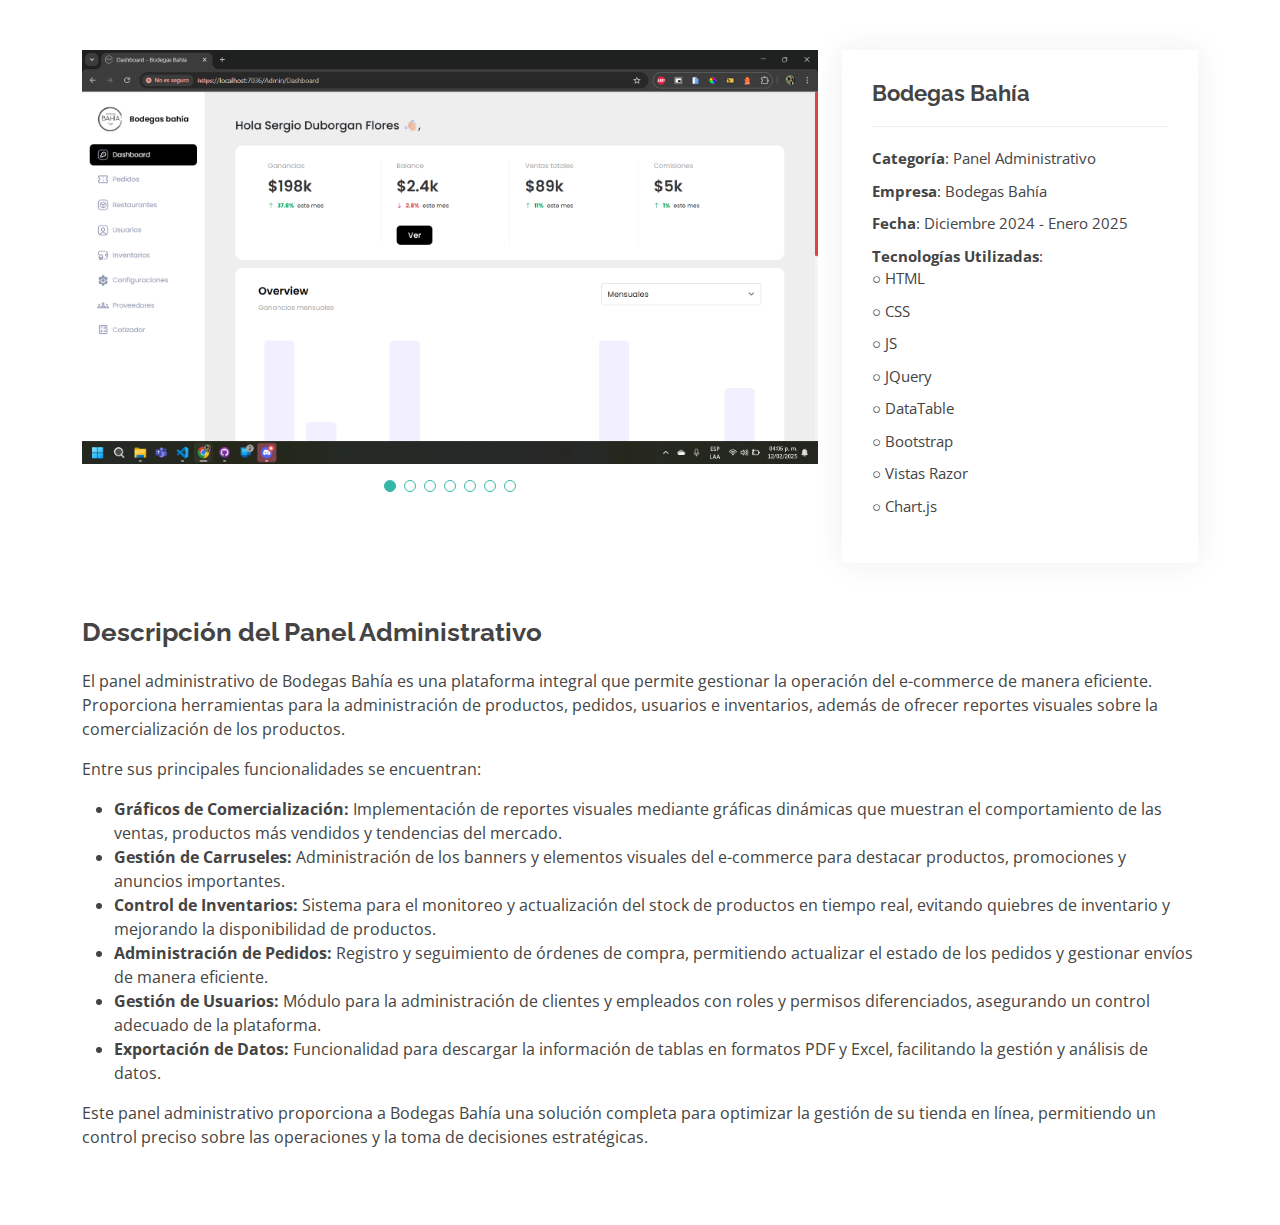
<file: portfolio-details11.html>
<!DOCTYPE html>
<html lang="en">

<head>
  <meta charset="utf-8">
  <meta content="width=device-width, initial-scale=1.0" name="viewport">

  <title>Portafolio</title>
  <meta content="" name="description">
  <meta content="" name="keywords">

  <!-- Favicons -->
  <link href="assets/img/mejora.png" rel="icon">
  <link href="assets/img/mejora.png" rel="icon">

  <!-- Google Fonts -->
  <link href="https://fonts.googleapis.com/css?family=Open+Sans:300,300i,400,400i,600,600i,700,700i|Raleway:300,300i,400,400i,500,500i,600,600i,700,700i|Poppins:300,300i,400,400i,500,500i,600,600i,700,700i" rel="stylesheet">

  <!-- Vendor CSS Files -->
  <link href="assets/vendor/aos/aos.css" rel="stylesheet">
  <link href="assets/vendor/bootstrap/css/bootstrap.min.css" rel="stylesheet">
  <link href="assets/vendor/bootstrap-icons/bootstrap-icons.css" rel="stylesheet">
  <link href="assets/vendor/boxicons/css/boxicons.min.css" rel="stylesheet">
  <link href="assets/vendor/glightbox/css/glightbox.min.css" rel="stylesheet">
  <link href="assets/vendor/swiper/swiper-bundle.min.css" rel="stylesheet">

  <!-- Template Main CSS File -->
  <link href="assets/css/style.css" rel="stylesheet">

  <!-- =======================================================
  * Template Name: Kelly
  * Updated: Jul 27 2023 with Bootstrap v5.3.1
  * Template URL: https://bootstrapmade.com/kelly-free-bootstrap-cv-resume-html-template/
  * Author: BootstrapMade.com
  * License: https://bootstrapmade.com/license/
  ======================================================== -->
</head>

<body>

  <main id="main">

    <!-- ======= Portfolio Details Section ======= -->
    <section id="portfolio-details" class="portfolio-details">
      <div class="container">

        <div class="row gy-4">

          <div class="col-lg-8">
            <div class="portfolio-details-slider swiper">
              <div class="swiper-wrapper align-items-center">

                <div class="swiper-slide">
                  <img src="assets/img/bahiaA/b1.png" alt="">
                </div>

                <div class="swiper-slide">
                  <img src="assets/img/bahiaA/b2.png" alt="">
                </div>
                <div class="swiper-slide">
                  <img src="assets/img/bahiaA/b3.png" alt="">
                </div>
                <div class="swiper-slide">
                  <img src="assets/img/bahiaA/b4.png" alt="">
                </div>
                <div class="swiper-slide">
                  <img src="assets/img/bahiaA/b5.png" alt="">
                </div>
                <div class="swiper-slide">
                  <img src="assets/img/bahiaA/b6.png" alt="">
                </div>
                <div class="swiper-slide">
                  <img src="assets/img/bahiaA/b7.png" alt="">
                </div>

              </div>
              <div class="swiper-pagination"></div>
            </div>
          </div>

          <div class="col-lg-4">
            <div class="portfolio-info">
              <h3>Bodegas Bahía</h3>
              <ul>
                <li><strong>Categoría</strong>: Panel Administrativo</li>
                <li><strong>Empresa</strong>: Bodegas Bahía</li>
                <li><strong>Fecha</strong>: Diciembre 2024 - Enero 2025</li>
                <li><strong>Tecnologías Utilizadas</strong>: 
                    <ul>
                        <li>○ HTML</li>
                        <li>○ CSS</li>
                        <li>○ JS</li>
                        <li>○ JQuery</li>
                        <li>○ DataTable</li>
                        <li>○ Bootstrap</li>
                        <li>○ Vistas Razor</li>
                        <li>○ Chart.js</li>
                    </ul>
                </li>
              </ul>
            </div>
        </div>
        <div class="col-lg-12">
            <div class="portfolio-description">
              <h2>Descripción del Panel Administrativo</h2>
<p>
  El panel administrativo de Bodegas Bahía es una plataforma integral que permite gestionar la operación del e-commerce de manera eficiente. Proporciona herramientas para la administración de productos, pedidos, usuarios e inventarios, además de ofrecer reportes visuales sobre la comercialización de los productos.
</p>

<p>
  Entre sus principales funcionalidades se encuentran:
  <ul>
    <li>
      <b>Gráficos de Comercialización:</b> Implementación de reportes visuales mediante gráficas dinámicas que muestran el comportamiento de las ventas, productos más vendidos y tendencias del mercado.
    </li>
    <li>
      <b>Gestión de Carruseles:</b> Administración de los banners y elementos visuales del e-commerce para destacar productos, promociones y anuncios importantes.
    </li>
    <li>
      <b>Control de Inventarios:</b> Sistema para el monitoreo y actualización del stock de productos en tiempo real, evitando quiebres de inventario y mejorando la disponibilidad de productos.
    </li>
    <li>
      <b>Administración de Pedidos:</b> Registro y seguimiento de órdenes de compra, permitiendo actualizar el estado de los pedidos y gestionar envíos de manera eficiente.
    </li>
    <li>
      <b>Gestión de Usuarios:</b> Módulo para la administración de clientes y empleados con roles y permisos diferenciados, asegurando un control adecuado de la plataforma.
    </li>
    <li>
      <b>Exportación de Datos:</b> Funcionalidad para descargar la información de tablas en formatos PDF y Excel, facilitando la gestión y análisis de datos.
    </li>
  </ul>
</p>

<p>
  Este panel administrativo proporciona a Bodegas Bahía una solución completa para optimizar la gestión de su tienda en línea, permitiendo un control preciso sobre las operaciones y la toma de decisiones estratégicas.
</p>

            </div>
          </div>

        </div>

      </div>
    </section><!-- End Portfolio Details Section -->

  </main><!-- End #main -->

  <div id="preloader"></div>
  <a href="#" class="back-to-top d-flex align-items-center justify-content-center"><i class="bi bi-arrow-up-short"></i></a>

  <!-- Vendor JS Files -->
  <script src="assets/vendor/purecounter/purecounter_vanilla.js"></script>
  <script src="assets/vendor/aos/aos.js"></script>
  <script src="assets/vendor/bootstrap/js/bootstrap.bundle.min.js"></script>
  <script src="assets/vendor/glightbox/js/glightbox.min.js"></script>
  <script src="assets/vendor/isotope-layout/isotope.pkgd.min.js"></script>
  <script src="assets/vendor/swiper/swiper-bundle.min.js"></script>
  <script src="assets/vendor/waypoints/noframework.waypoints.js"></script>
  <script src="assets/vendor/php-email-form/validate.js"></script>

  <!-- Template Main JS File -->
  <script src="assets/js/main.js"></script>

</body>

</html>
</file>
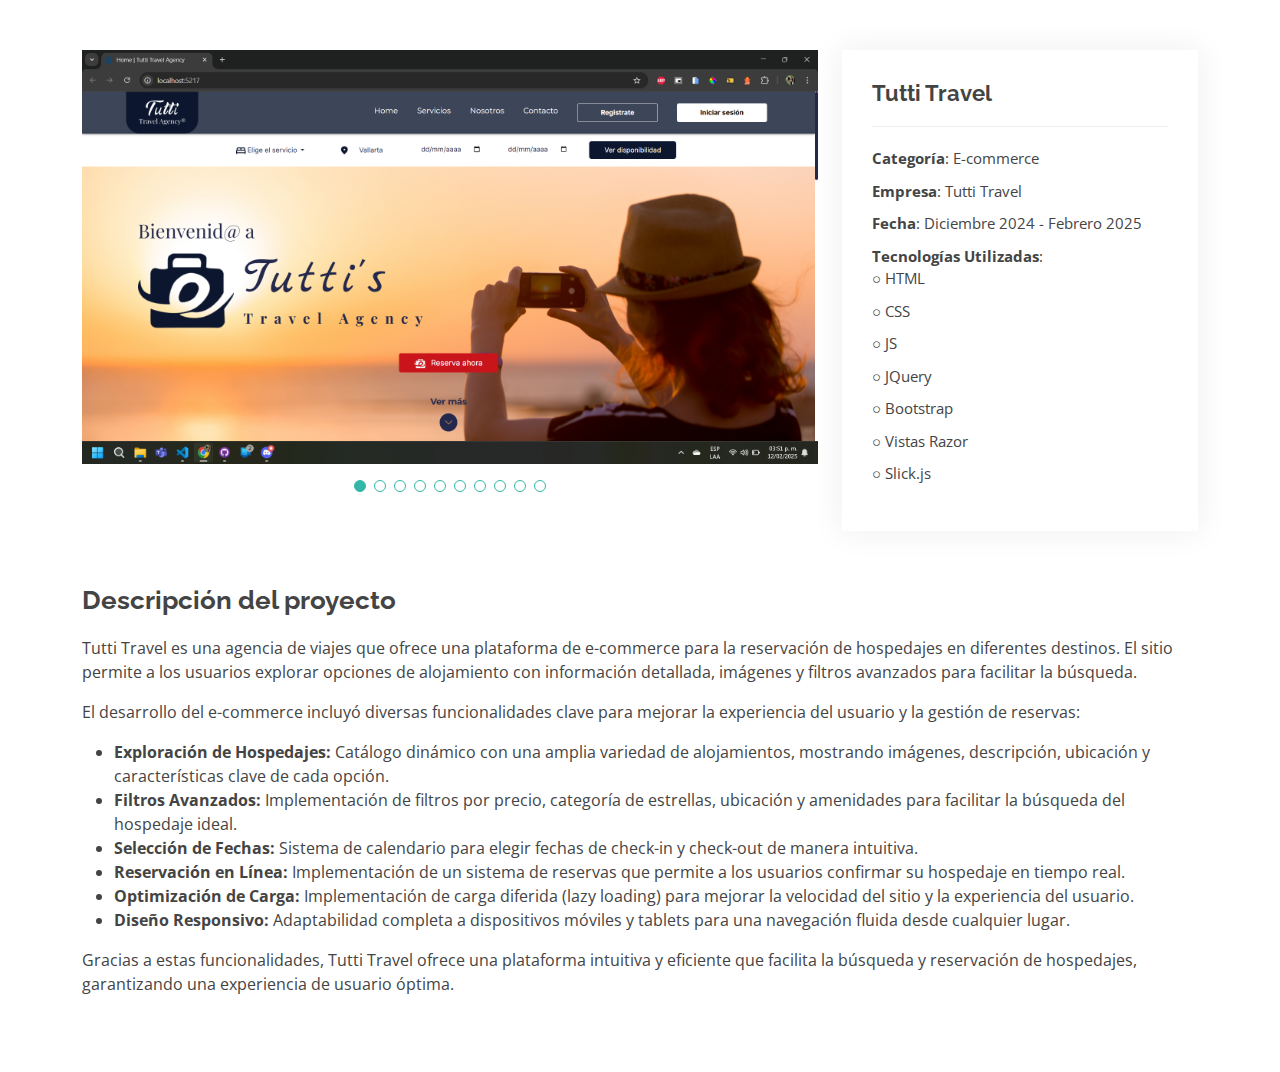
<file: portfolio-details12.html>
<!DOCTYPE html>
<html lang="en">

<head>
  <meta charset="utf-8">
  <meta content="width=device-width, initial-scale=1.0" name="viewport">

  <title>Portafolio</title>
  <meta content="" name="description">
  <meta content="" name="keywords">

  <!-- Favicons -->
  <link href="assets/img/mejora.png" rel="icon">
  <link href="assets/img/mejora.png" rel="icon">

  <!-- Google Fonts -->
  <link href="https://fonts.googleapis.com/css?family=Open+Sans:300,300i,400,400i,600,600i,700,700i|Raleway:300,300i,400,400i,500,500i,600,600i,700,700i|Poppins:300,300i,400,400i,500,500i,600,600i,700,700i" rel="stylesheet">

  <!-- Vendor CSS Files -->
  <link href="assets/vendor/aos/aos.css" rel="stylesheet">
  <link href="assets/vendor/bootstrap/css/bootstrap.min.css" rel="stylesheet">
  <link href="assets/vendor/bootstrap-icons/bootstrap-icons.css" rel="stylesheet">
  <link href="assets/vendor/boxicons/css/boxicons.min.css" rel="stylesheet">
  <link href="assets/vendor/glightbox/css/glightbox.min.css" rel="stylesheet">
  <link href="assets/vendor/swiper/swiper-bundle.min.css" rel="stylesheet">

  <!-- Template Main CSS File -->
  <link href="assets/css/style.css" rel="stylesheet">

  <!-- =======================================================
  * Template Name: Kelly
  * Updated: Jul 27 2023 with Bootstrap v5.3.1
  * Template URL: https://bootstrapmade.com/kelly-free-bootstrap-cv-resume-html-template/
  * Author: BootstrapMade.com
  * License: https://bootstrapmade.com/license/
  ======================================================== -->
</head>

<body>

  <main id="main">

    <!-- ======= Portfolio Details Section ======= -->
    <section id="portfolio-details" class="portfolio-details">
      <div class="container">

        <div class="row gy-4">

          <div class="col-lg-8">
            <div class="portfolio-details-slider swiper">
              <div class="swiper-wrapper align-items-center">

                <div class="swiper-slide">
                  <img src="assets/img/tuttiE/t1.png" alt="">
                </div>

                <div class="swiper-slide">
                  <img src="assets/img/tuttiE/t2.png" alt="">
                </div>
                <div class="swiper-slide">
                  <img src="assets/img/tuttiE/t3.png" alt="">
                </div>
                <div class="swiper-slide">
                  <img src="assets/img/tuttiE/t4.png" alt="">
                </div>
                <div class="swiper-slide">
                  <img src="assets/img/tuttiE/t5.png" alt="">
                </div>
                <div class="swiper-slide">
                  <img src="assets/img/tuttiE/t6.png" alt="">
                </div>
                <div class="swiper-slide">
                  <img src="assets/img/tuttiE/t7.png" alt="">
                </div>
                <div class="swiper-slide">
                  <img src="assets/img/tuttiE/t8.png" alt="">
                </div>
                <div class="swiper-slide">
                  <img src="assets/img/tuttiE/t9.png" alt="">
                </div>
                <div class="swiper-slide">
                  <img src="assets/img/tuttiE/t10.png" alt="">
                </div>
              </div>
              <div class="swiper-pagination"></div>
            </div>
          </div>

          <div class="col-lg-4">
            <div class="portfolio-info">
              <h3>Tutti Travel</h3>
              <ul>
                <li><strong>Categoría</strong>: E-commerce</li>
                <li><strong>Empresa</strong>: Tutti Travel</li>
                <li><strong>Fecha</strong>: Diciembre 2024 - Febrero 2025</li>
                <li><strong>Tecnologías Utilizadas</strong>: 
                    <ul>
                        <li>○ HTML</li>
                        <li>○ CSS</li>
                        <li>○ JS</li>
                        <li>○ JQuery</li>
                        <li>○ Bootstrap</li>
                        <li>○ Vistas Razor</li>
                        <li>○ Slick.js</li>
                    </ul>
                </li>
              </ul>
            </div>
        </div>
        <div class="col-lg-12">
            <div class="portfolio-description">
              <h2>Descripción del proyecto</h2>
<p>
  Tutti Travel es una agencia de viajes que ofrece una plataforma de e-commerce para la reservación de hospedajes en diferentes destinos. El sitio permite a los usuarios explorar opciones de alojamiento con información detallada, imágenes y filtros avanzados para facilitar la búsqueda.
</p>

<p>
  El desarrollo del e-commerce incluyó diversas funcionalidades clave para mejorar la experiencia del usuario y la gestión de reservas:
  <ul>
    <li>
      <b>Exploración de Hospedajes:</b> Catálogo dinámico con una amplia variedad de alojamientos, mostrando imágenes, descripción, ubicación y características clave de cada opción.
    </li>
    <li>
      <b>Filtros Avanzados:</b> Implementación de filtros por precio, categoría de estrellas, ubicación y amenidades para facilitar la búsqueda del hospedaje ideal.
    </li>
    
    <li>
      <b>Selección de Fechas:</b> Sistema de calendario para elegir fechas de check-in y check-out de manera intuitiva.
    </li>
    <li>
      <b>Reservación en Línea:</b> Implementación de un sistema de reservas que permite a los usuarios confirmar su hospedaje en tiempo real.
    </li>
    
    <li>
      <b>Optimización de Carga:</b> Implementación de carga diferida (lazy loading) para mejorar la velocidad del sitio y la experiencia del usuario.
    </li>
    <li>
      <b>Diseño Responsivo:</b> Adaptabilidad completa a dispositivos móviles y tablets para una navegación fluida desde cualquier lugar.
    </li>
  </ul>
</p>

<p>
  Gracias a estas funcionalidades, Tutti Travel ofrece una plataforma intuitiva y eficiente que facilita la búsqueda y reservación de hospedajes, garantizando una experiencia de usuario óptima.
</p>

            </div>
          </div>

        </div>

      </div>
    </section><!-- End Portfolio Details Section -->

  </main><!-- End #main -->

  <div id="preloader"></div>
  <a href="#" class="back-to-top d-flex align-items-center justify-content-center"><i class="bi bi-arrow-up-short"></i></a>

  <!-- Vendor JS Files -->
  <script src="assets/vendor/purecounter/purecounter_vanilla.js"></script>
  <script src="assets/vendor/aos/aos.js"></script>
  <script src="assets/vendor/bootstrap/js/bootstrap.bundle.min.js"></script>
  <script src="assets/vendor/glightbox/js/glightbox.min.js"></script>
  <script src="assets/vendor/isotope-layout/isotope.pkgd.min.js"></script>
  <script src="assets/vendor/swiper/swiper-bundle.min.js"></script>
  <script src="assets/vendor/waypoints/noframework.waypoints.js"></script>
  <script src="assets/vendor/php-email-form/validate.js"></script>

  <!-- Template Main JS File -->
  <script src="assets/js/main.js"></script>

</body>

</html>
</file>
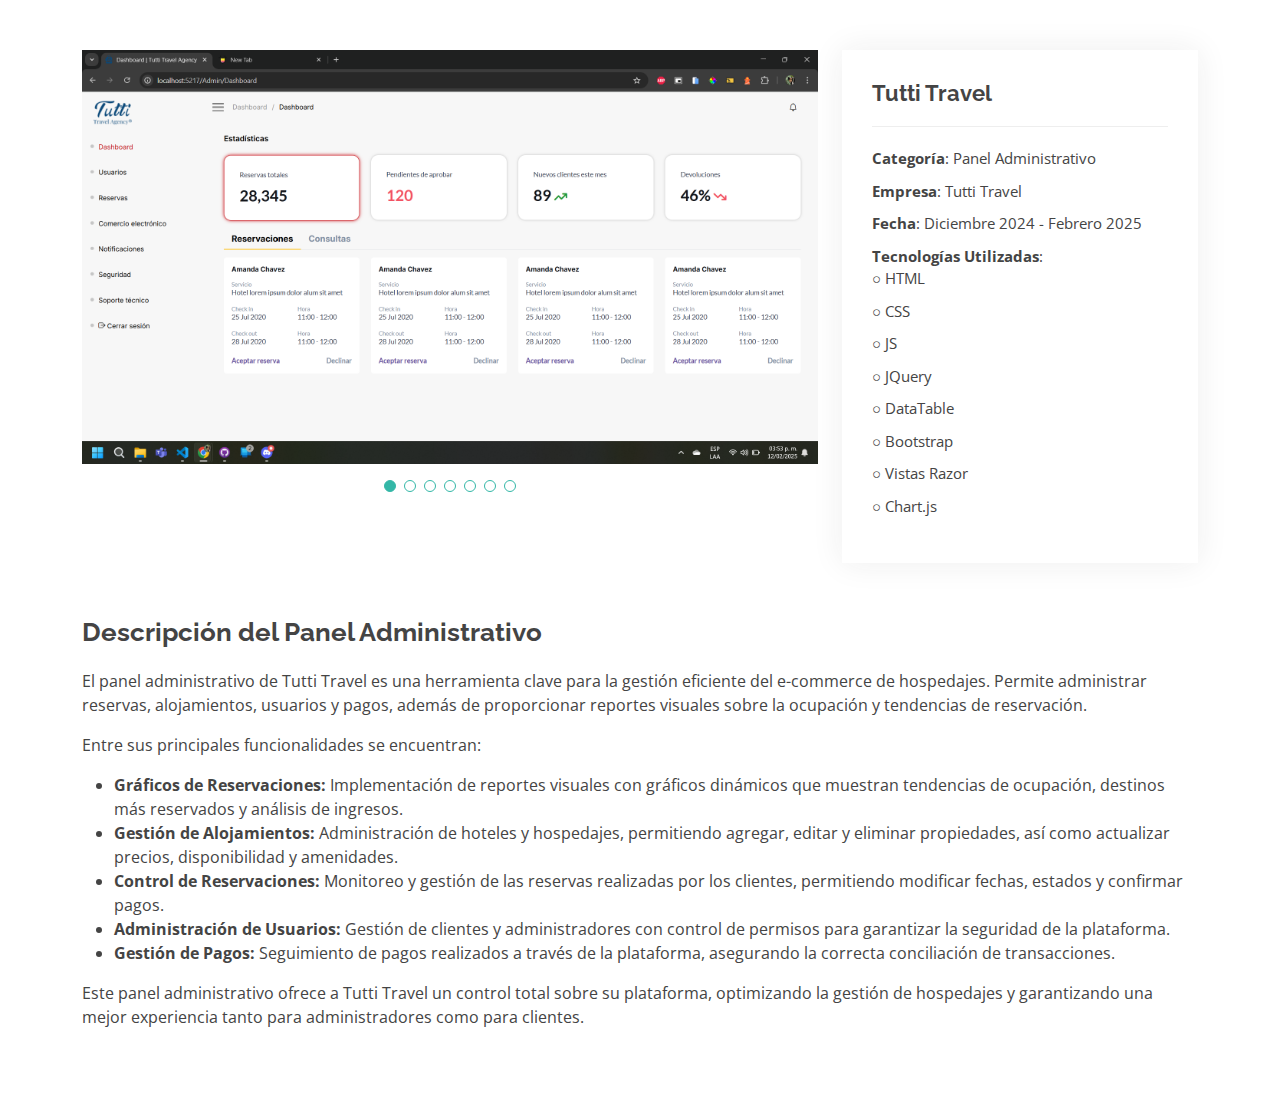
<file: portfolio-details13.html>
<!DOCTYPE html>
<html lang="en">

<head>
  <meta charset="utf-8">
  <meta content="width=device-width, initial-scale=1.0" name="viewport">

  <title>Portafolio</title>
  <meta content="" name="description">
  <meta content="" name="keywords">

  <!-- Favicons -->
  <link href="assets/img/mejora.png" rel="icon">
  <link href="assets/img/mejora.png" rel="icon">

  <!-- Google Fonts -->
  <link href="https://fonts.googleapis.com/css?family=Open+Sans:300,300i,400,400i,600,600i,700,700i|Raleway:300,300i,400,400i,500,500i,600,600i,700,700i|Poppins:300,300i,400,400i,500,500i,600,600i,700,700i" rel="stylesheet">

  <!-- Vendor CSS Files -->
  <link href="assets/vendor/aos/aos.css" rel="stylesheet">
  <link href="assets/vendor/bootstrap/css/bootstrap.min.css" rel="stylesheet">
  <link href="assets/vendor/bootstrap-icons/bootstrap-icons.css" rel="stylesheet">
  <link href="assets/vendor/boxicons/css/boxicons.min.css" rel="stylesheet">
  <link href="assets/vendor/glightbox/css/glightbox.min.css" rel="stylesheet">
  <link href="assets/vendor/swiper/swiper-bundle.min.css" rel="stylesheet">

  <!-- Template Main CSS File -->
  <link href="assets/css/style.css" rel="stylesheet">

  <!-- =======================================================
  * Template Name: Kelly
  * Updated: Jul 27 2023 with Bootstrap v5.3.1
  * Template URL: https://bootstrapmade.com/kelly-free-bootstrap-cv-resume-html-template/
  * Author: BootstrapMade.com
  * License: https://bootstrapmade.com/license/
  ======================================================== -->
</head>

<body>

  <main id="main">

    <!-- ======= Portfolio Details Section ======= -->
    <section id="portfolio-details" class="portfolio-details">
      <div class="container">

        <div class="row gy-4">

          <div class="col-lg-8">
            <div class="portfolio-details-slider swiper">
              <div class="swiper-wrapper align-items-center">

                <div class="swiper-slide">
                  <img src="assets/img/tuttiA/t1.png" alt="">
                </div>

                <div class="swiper-slide">
                  <img src="assets/img/tuttiA/t2.png" alt="">
                </div>
                <div class="swiper-slide">
                  <img src="assets/img/tuttiA/t3.png" alt="">
                </div>
                <div class="swiper-slide">
                  <img src="assets/img/tuttiA/t4.png" alt="">
                </div>
                <div class="swiper-slide">
                  <img src="assets/img/tuttiA/t5.png" alt="">
                </div>
                <div class="swiper-slide">
                  <img src="assets/img/tuttiA/t6.png" alt="">
                </div>
                <div class="swiper-slide">
                  <img src="assets/img/tuttiA/t7.png" alt="">
                </div>
              </div>
              <div class="swiper-pagination"></div>
            </div>
          </div>

          <div class="col-lg-4">
            <div class="portfolio-info">
              <h3>Tutti Travel</h3>
              <ul>
                <li><strong>Categoría</strong>: Panel Administrativo</li>
                <li><strong>Empresa</strong>: Tutti Travel</li>
                <li><strong>Fecha</strong>: Diciembre 2024 - Febrero 2025</li>
                <li><strong>Tecnologías Utilizadas</strong>: 
                    <ul>
                        <li>○ HTML</li>
                        <li>○ CSS</li>
                        <li>○ JS</li>
                        <li>○ JQuery</li>
                        <li>○ DataTable</li>
                        <li>○ Bootstrap</li>
                        <li>○ Vistas Razor</li>
                        <li>○ Chart.js</li>
                    </ul>
                </li>
              </ul>
            </div>
        </div>
        <div class="col-lg-12">
            <div class="portfolio-description">
              <h2>Descripción del Panel Administrativo</h2>
<p>
  El panel administrativo de Tutti Travel es una herramienta clave para la gestión eficiente del e-commerce de hospedajes. Permite administrar reservas, alojamientos, usuarios y pagos, además de proporcionar reportes visuales sobre la ocupación y tendencias de reservación.
</p>

<p>
  Entre sus principales funcionalidades se encuentran:
  <ul>
    <li>
      <b>Gráficos de Reservaciones:</b> Implementación de reportes visuales con gráficos dinámicos que muestran tendencias de ocupación, destinos más reservados y análisis de ingresos.
    </li>
    <li>
      <b>Gestión de Alojamientos:</b> Administración de hoteles y hospedajes, permitiendo agregar, editar y eliminar propiedades, así como actualizar precios, disponibilidad y amenidades.
    </li>
    <li>
      <b>Control de Reservaciones:</b> Monitoreo y gestión de las reservas realizadas por los clientes, permitiendo modificar fechas, estados y confirmar pagos.
    </li>
    <li>
      <b>Administración de Usuarios:</b> Gestión de clientes y administradores con control de permisos para garantizar la seguridad de la plataforma.
    </li>
    
    <li>
      <b>Gestión de Pagos:</b> Seguimiento de pagos realizados a través de la plataforma, asegurando la correcta conciliación de transacciones.
    </li>
  </ul>
</p>

<p>
  Este panel administrativo ofrece a Tutti Travel un control total sobre su plataforma, optimizando la gestión de hospedajes y garantizando una mejor experiencia tanto para administradores como para clientes.
</p>
            </div>
          </div>

        </div>

      </div>
    </section><!-- End Portfolio Details Section -->

  </main><!-- End #main -->

  <div id="preloader"></div>
  <a href="#" class="back-to-top d-flex align-items-center justify-content-center"><i class="bi bi-arrow-up-short"></i></a>

  <!-- Vendor JS Files -->
  <script src="assets/vendor/purecounter/purecounter_vanilla.js"></script>
  <script src="assets/vendor/aos/aos.js"></script>
  <script src="assets/vendor/bootstrap/js/bootstrap.bundle.min.js"></script>
  <script src="assets/vendor/glightbox/js/glightbox.min.js"></script>
  <script src="assets/vendor/isotope-layout/isotope.pkgd.min.js"></script>
  <script src="assets/vendor/swiper/swiper-bundle.min.js"></script>
  <script src="assets/vendor/waypoints/noframework.waypoints.js"></script>
  <script src="assets/vendor/php-email-form/validate.js"></script>

  <!-- Template Main JS File -->
  <script src="assets/js/main.js"></script>

</body>

</html>
</file>
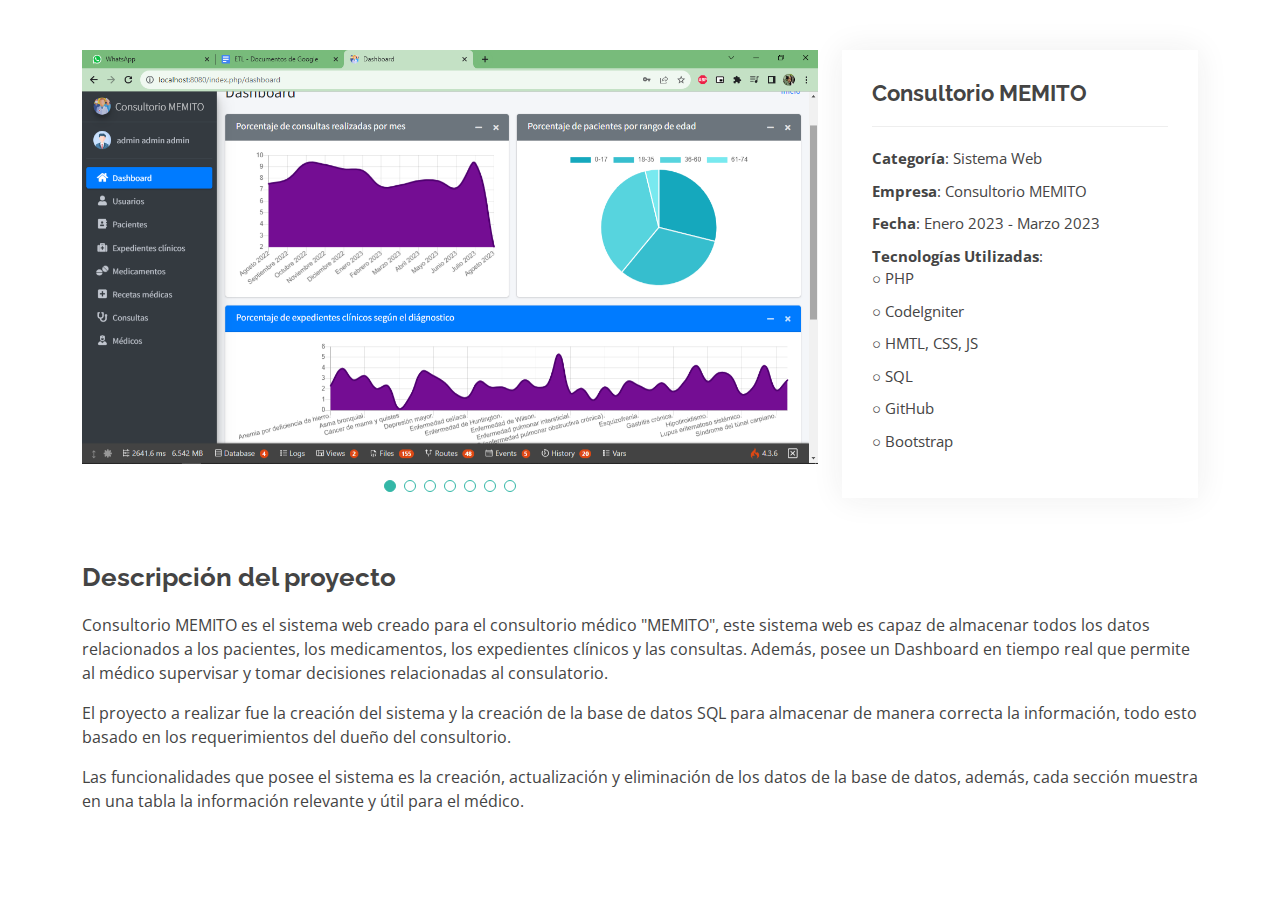
<file: portfolio-details2.html>
<!DOCTYPE html>
<html lang="en">

<head>
  <meta charset="utf-8">
  <meta content="width=device-width, initial-scale=1.0" name="viewport">

  <title>Portafolio</title>
  <meta content="" name="description">
  <meta content="" name="keywords">

  <!-- Favicons -->
  <link href="assets/img/mejora.png" rel="icon">
  <link href="assets/img/mejora.png" rel="icon">

  <!-- Google Fonts -->
  <link href="https://fonts.googleapis.com/css?family=Open+Sans:300,300i,400,400i,600,600i,700,700i|Raleway:300,300i,400,400i,500,500i,600,600i,700,700i|Poppins:300,300i,400,400i,500,500i,600,600i,700,700i" rel="stylesheet">

  <!-- Vendor CSS Files -->
  <link href="assets/vendor/aos/aos.css" rel="stylesheet">
  <link href="assets/vendor/bootstrap/css/bootstrap.min.css" rel="stylesheet">
  <link href="assets/vendor/bootstrap-icons/bootstrap-icons.css" rel="stylesheet">
  <link href="assets/vendor/boxicons/css/boxicons.min.css" rel="stylesheet">
  <link href="assets/vendor/glightbox/css/glightbox.min.css" rel="stylesheet">
  <link href="assets/vendor/swiper/swiper-bundle.min.css" rel="stylesheet">

  <!-- Template Main CSS File -->
  <link href="assets/css/style.css" rel="stylesheet">

  <!-- =======================================================
  * Template Name: Kelly
  * Updated: Jul 27 2023 with Bootstrap v5.3.1
  * Template URL: https://bootstrapmade.com/kelly-free-bootstrap-cv-resume-html-template/
  * Author: BootstrapMade.com
  * License: https://bootstrapmade.com/license/
  ======================================================== -->
</head>

<body>

  <main id="main">

    <!-- ======= Portfolio Details Section ======= -->
    <section id="portfolio-details" class="portfolio-details">
      <div class="container">

        <div class="row gy-4">

          <div class="col-lg-8">
            <div class="portfolio-details-slider swiper">
              <div class="swiper-wrapper align-items-center">

                <div class="swiper-slide">
                  <img src="assets/img/portfolio/portafolio31.png" alt="">
                </div>

                <div class="swiper-slide">
                  <img src="assets/img/portfolio/portafolio32.png" alt="">
                </div>

                <div class="swiper-slide">
                  <img src="assets/img/portfolio/portafolio33.png" alt="">
                </div>
                <div class="swiper-slide">
                    <img src="assets/img/portfolio/portafolio34.png" alt="">
                </div>
                <div class="swiper-slide">
                    <img src="assets/img/portfolio/portafolio35.png" alt="">
                </div>
                <div class="swiper-slide">
                    <img src="assets/img/portfolio/portafolio36.png" alt="">
                </div>
                <div class="swiper-slide">
                    <img src="assets/img/portfolio/portafolio37.png" alt="">
                </div>

              </div>
              <div class="swiper-pagination"></div>
            </div>
          </div>

          <div class="col-lg-4">
            <div class="portfolio-info">
              <h3>Consultorio MEMITO</h3>
              <ul>
                <li><strong>Categoría</strong>: Sistema Web</li>
                <li><strong>Empresa</strong>: Consultorio MEMITO</li>
                <li><strong>Fecha</strong>: Enero 2023 - Marzo 2023</li>
                <li><strong>Tecnologías Utilizadas</strong>: 
                    <ul>
                        <li>○ PHP</li>
                        <li>○ CodeIgniter</li>
                        <li>○ HMTL, CSS, JS</li>
                        <li>○ SQL</li>
                        <li>○ GitHub</li>
                        <li>○ Bootstrap</li>

                    </ul>
                </li>
              </ul>
            </div>
        </div>
        <div class="col-lg-12">
            <div class="portfolio-description">
              <h2>Descripción del proyecto</h2>
              <p>
                Consultorio MEMITO es el sistema web creado para el consultorio médico "MEMITO", este sistema web es capaz de almacenar todos los datos relacionados a los pacientes, los medicamentos, los expedientes clínicos y las consultas. Además, posee un Dashboard en tiempo real que permite al médico supervisar y tomar decisiones relacionadas al consulatorio.
            </p><p>El proyecto a realizar fue la creación del sistema y la creación de la base de datos SQL para almacenar de manera correcta la información, todo esto basado en los requerimientos del dueño del consultorio.
              </p>
              <p>
                Las funcionalidades que posee el sistema es la creación, actualización y eliminación de los datos de la base de datos, además, cada sección muestra en una tabla la información relevante y útil para el médico. 
              </p>
            </div>
          </div>

        </div>

      </div>
    </section><!-- End Portfolio Details Section -->

  </main><!-- End #main -->

  <div id="preloader"></div>
  <a href="#" class="back-to-top d-flex align-items-center justify-content-center"><i class="bi bi-arrow-up-short"></i></a>

  <!-- Vendor JS Files -->
  <script src="assets/vendor/purecounter/purecounter_vanilla.js"></script>
  <script src="assets/vendor/aos/aos.js"></script>
  <script src="assets/vendor/bootstrap/js/bootstrap.bundle.min.js"></script>
  <script src="assets/vendor/glightbox/js/glightbox.min.js"></script>
  <script src="assets/vendor/isotope-layout/isotope.pkgd.min.js"></script>
  <script src="assets/vendor/swiper/swiper-bundle.min.js"></script>
  <script src="assets/vendor/waypoints/noframework.waypoints.js"></script>
  <script src="assets/vendor/php-email-form/validate.js"></script>

  <!-- Template Main JS File -->
  <script src="assets/js/main.js"></script>

</body>

</html>
</file>
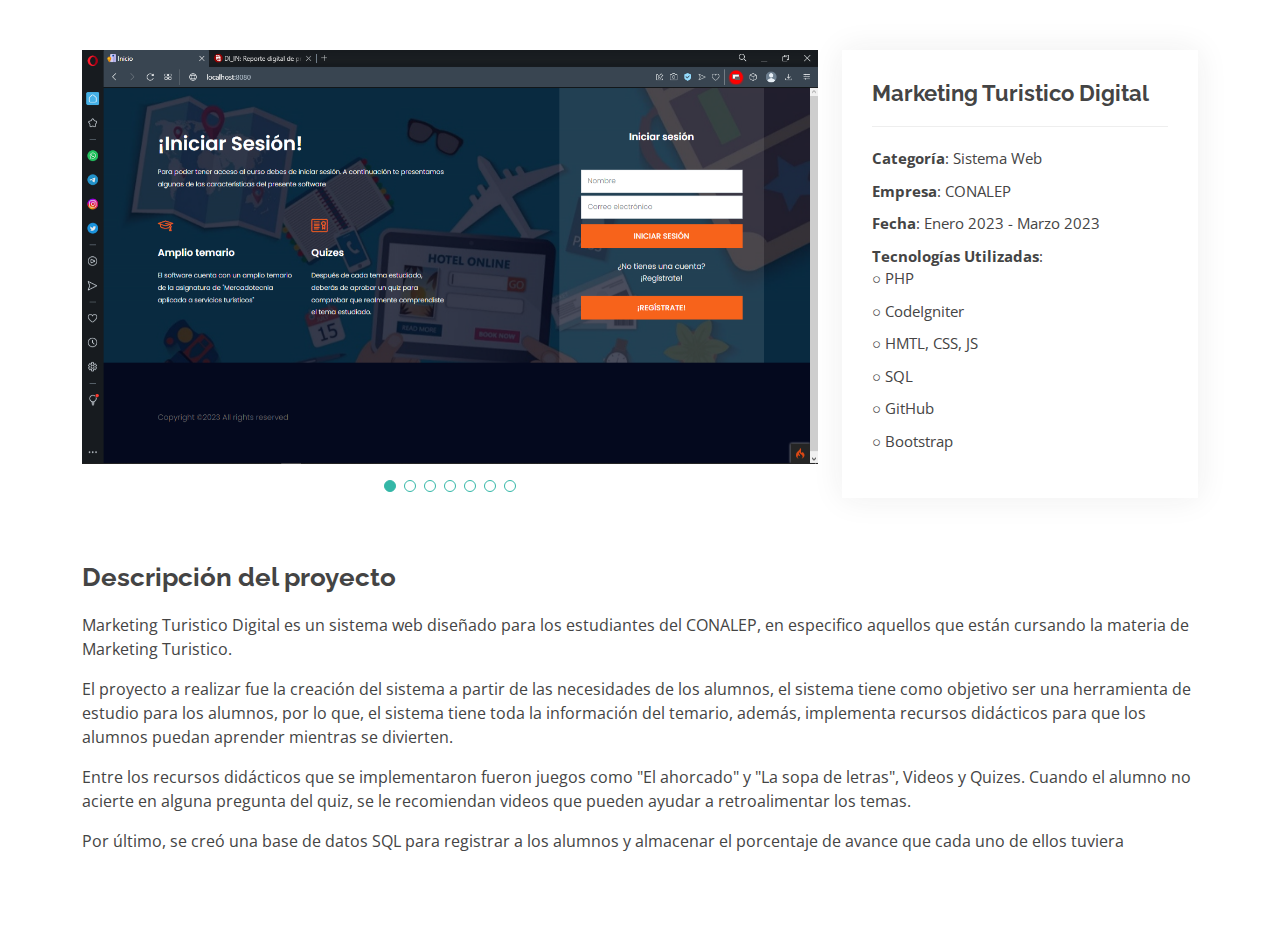
<file: portfolio-details3.html>
<!DOCTYPE html>
<html lang="en">

<head>
  <meta charset="utf-8">
  <meta content="width=device-width, initial-scale=1.0" name="viewport">

  <title>Portafolio</title>
  <meta content="" name="description">
  <meta content="" name="keywords">

  <!-- Favicons -->
  <link href="assets/img/mejora.png" rel="icon">
  <link href="assets/img/mejora.png" rel="icon">

  <!-- Google Fonts -->
  <link href="https://fonts.googleapis.com/css?family=Open+Sans:300,300i,400,400i,600,600i,700,700i|Raleway:300,300i,400,400i,500,500i,600,600i,700,700i|Poppins:300,300i,400,400i,500,500i,600,600i,700,700i" rel="stylesheet">

  <!-- Vendor CSS Files -->
  <link href="assets/vendor/aos/aos.css" rel="stylesheet">
  <link href="assets/vendor/bootstrap/css/bootstrap.min.css" rel="stylesheet">
  <link href="assets/vendor/bootstrap-icons/bootstrap-icons.css" rel="stylesheet">
  <link href="assets/vendor/boxicons/css/boxicons.min.css" rel="stylesheet">
  <link href="assets/vendor/glightbox/css/glightbox.min.css" rel="stylesheet">
  <link href="assets/vendor/swiper/swiper-bundle.min.css" rel="stylesheet">

  <!-- Template Main CSS File -->
  <link href="assets/css/style.css" rel="stylesheet">

  <!-- =======================================================
  * Template Name: Kelly
  * Updated: Jul 27 2023 with Bootstrap v5.3.1
  * Template URL: https://bootstrapmade.com/kelly-free-bootstrap-cv-resume-html-template/
  * Author: BootstrapMade.com
  * License: https://bootstrapmade.com/license/
  ======================================================== -->
</head>

<body>

  <main id="main">

    <!-- ======= Portfolio Details Section ======= -->
    <section id="portfolio-details" class="portfolio-details">
      <div class="container">

        <div class="row gy-4">

          <div class="col-lg-8">
            <div class="portfolio-details-slider swiper">
              <div class="swiper-wrapper align-items-center">

                <div class="swiper-slide">
                  <img src="assets/img/portfolio/portafolio21.png" alt="">
                </div>

                <div class="swiper-slide">
                  <img src="assets/img/portfolio/portafolio22.png" alt="">
                </div>

                <div class="swiper-slide">
                  <img src="assets/img/portfolio/portafolio23.png" alt="">
                </div>
                <div class="swiper-slide">
                    <img src="assets/img/portfolio/portafolio24.png" alt="">
                </div>
                <div class="swiper-slide">
                    <img src="assets/img/portfolio/portafolio25.png" alt="">
                </div>
                <div class="swiper-slide">
                    <img src="assets/img/portfolio/portafolio26.png" alt="">
                </div>
                <div class="swiper-slide">
                    <img src="assets/img/portfolio/portafolio27.png" alt="">
                </div>

              </div>
              <div class="swiper-pagination"></div>
            </div>
          </div>

          <div class="col-lg-4">
            <div class="portfolio-info">
              <h3>Marketing Turistico Digital</h3>
              <ul>
                <li><strong>Categoría</strong>: Sistema Web</li>
                <li><strong>Empresa</strong>: CONALEP</li>
                <li><strong>Fecha</strong>: Enero 2023 - Marzo 2023</li>
                <li><strong>Tecnologías Utilizadas</strong>: 
                    <ul>
                        <li>○ PHP</li>
                        <li>○ CodeIgniter</li>
                        <li>○ HMTL, CSS, JS</li>
                        <li>○ SQL</li>
                        <li>○ GitHub</li>
                        <li>○ Bootstrap</li>

                    </ul>
                </li>
              </ul>
            </div>
        </div>
        <div class="col-lg-12">
            <div class="portfolio-description">
              <h2>Descripción del proyecto</h2>
              <p>
                Marketing Turistico Digital es un sistema web diseñado para los estudiantes del CONALEP, en especifico aquellos que están cursando la materia de Marketing Turistico.
              </p><p>El proyecto a realizar fue la creación del sistema a partir de las necesidades de los alumnos, el sistema tiene como objetivo ser una herramienta de estudio para los alumnos, por lo que, el sistema tiene toda la información del temario, además, implementa
                recursos didácticos para que los alumnos puedan aprender mientras se divierten.
                </p><p>
                    Entre los recursos didácticos que se implementaron fueron juegos como "El ahorcado" y "La sopa de letras", Videos y Quizes. Cuando el alumno no acierte en alguna pregunta del quiz, se le recomiendan videos que pueden ayudar a retroalimentar los temas.
              </p><p>
                Por último, se creó una base de datos SQL para registrar a los alumnos y almacenar el porcentaje de avance que cada uno de ellos tuviera
              </p>
            </div>
          </div>

        </div>

      </div>
    </section><!-- End Portfolio Details Section -->

  </main><!-- End #main -->

  <div id="preloader"></div>
  <a href="#" class="back-to-top d-flex align-items-center justify-content-center"><i class="bi bi-arrow-up-short"></i></a>

  <!-- Vendor JS Files -->
  <script src="assets/vendor/purecounter/purecounter_vanilla.js"></script>
  <script src="assets/vendor/aos/aos.js"></script>
  <script src="assets/vendor/bootstrap/js/bootstrap.bundle.min.js"></script>
  <script src="assets/vendor/glightbox/js/glightbox.min.js"></script>
  <script src="assets/vendor/isotope-layout/isotope.pkgd.min.js"></script>
  <script src="assets/vendor/swiper/swiper-bundle.min.js"></script>
  <script src="assets/vendor/waypoints/noframework.waypoints.js"></script>
  <script src="assets/vendor/php-email-form/validate.js"></script>

  <!-- Template Main JS File -->
  <script src="assets/js/main.js"></script>

</body>

</html>
</file>
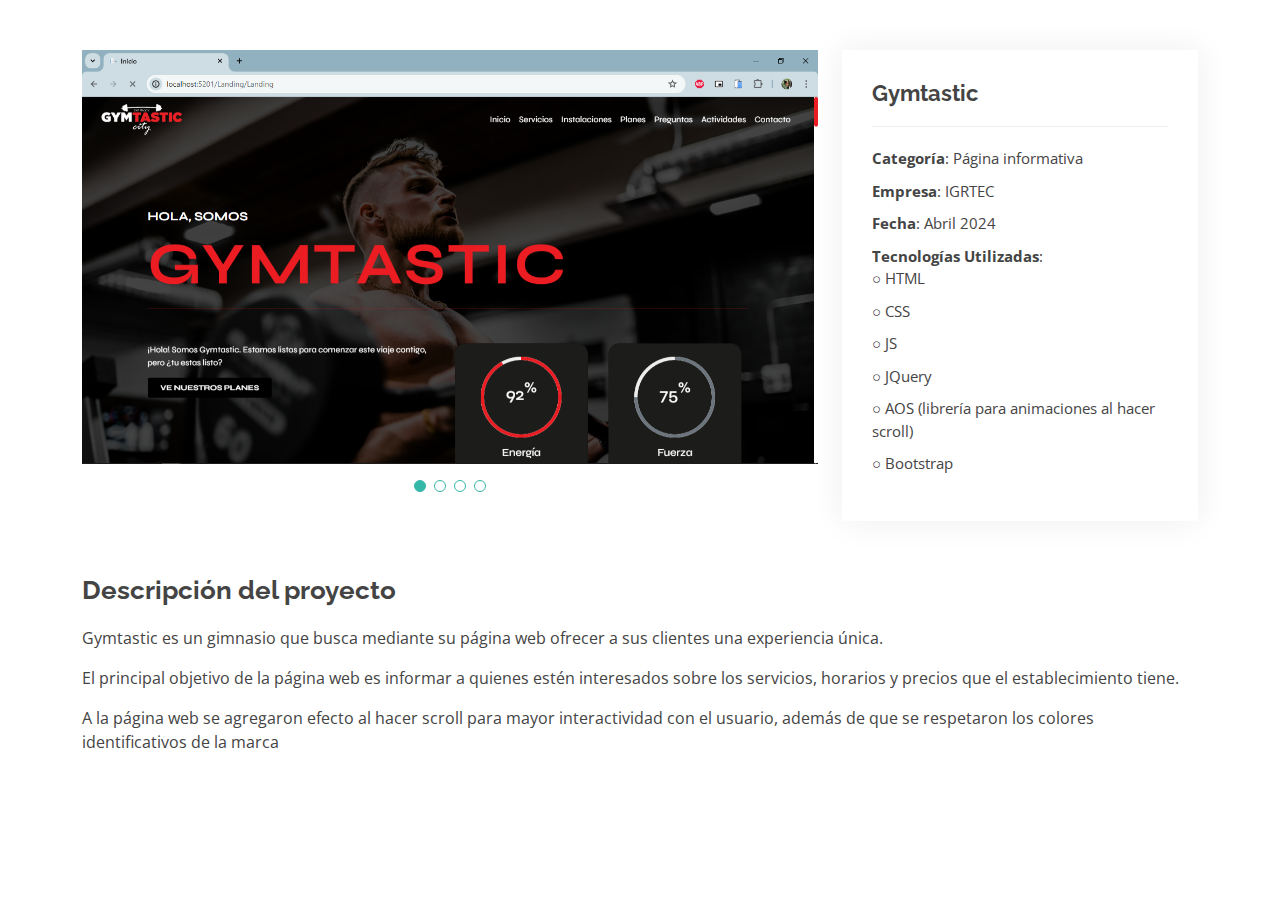
<file: portfolio-details4.html>
<!DOCTYPE html>
<html lang="en">

<head>
  <meta charset="utf-8">
  <meta content="width=device-width, initial-scale=1.0" name="viewport">

  <title>Portafolio</title>
  <meta content="" name="description">
  <meta content="" name="keywords">

  <!-- Favicons -->
  <link href="assets/img/mejora.png" rel="icon">
  <link href="assets/img/mejora.png" rel="icon">

  <!-- Google Fonts -->
  <link href="https://fonts.googleapis.com/css?family=Open+Sans:300,300i,400,400i,600,600i,700,700i|Raleway:300,300i,400,400i,500,500i,600,600i,700,700i|Poppins:300,300i,400,400i,500,500i,600,600i,700,700i" rel="stylesheet">

  <!-- Vendor CSS Files -->
  <link href="assets/vendor/aos/aos.css" rel="stylesheet">
  <link href="assets/vendor/bootstrap/css/bootstrap.min.css" rel="stylesheet">
  <link href="assets/vendor/bootstrap-icons/bootstrap-icons.css" rel="stylesheet">
  <link href="assets/vendor/boxicons/css/boxicons.min.css" rel="stylesheet">
  <link href="assets/vendor/glightbox/css/glightbox.min.css" rel="stylesheet">
  <link href="assets/vendor/swiper/swiper-bundle.min.css" rel="stylesheet">

  <!-- Template Main CSS File -->
  <link href="assets/css/style.css" rel="stylesheet">

  <!-- =======================================================
  * Template Name: Kelly
  * Updated: Jul 27 2023 with Bootstrap v5.3.1
  * Template URL: https://bootstrapmade.com/kelly-free-bootstrap-cv-resume-html-template/
  * Author: BootstrapMade.com
  * License: https://bootstrapmade.com/license/
  ======================================================== -->
</head>

<body>

  <main id="main">

    <!-- ======= Portfolio Details Section ======= -->
    <section id="portfolio-details" class="portfolio-details">
      <div class="container">

        <div class="row gy-4">

          <div class="col-lg-8">
            <div class="portfolio-details-slider swiper">
              <div class="swiper-wrapper align-items-center">

                <div class="swiper-slide">
                  <img src="assets/img/portfolio/gym1.png" alt="">
                </div>

                <div class="swiper-slide">
                  <img src="assets/img/portfolio/gym2.png" alt="">
                </div>

                <div class="swiper-slide">
                  <img src="assets/img/portfolio/gym3.png" alt="">
                </div>
                <div class="swiper-slide">
                    <img src="assets/img/portfolio/gym4.png" alt="">
                </div>
              </div>
              <div class="swiper-pagination"></div>
            </div>
          </div>

          <div class="col-lg-4">
            <div class="portfolio-info">
              <h3>Gymtastic</h3>
              <ul>
                <li><strong>Categoría</strong>: Página informativa</li>
                <li><strong>Empresa</strong>: IGRTEC</li>
                <li><strong>Fecha</strong>: Abril 2024</li>
                <li><strong>Tecnologías Utilizadas</strong>: 
                    <ul>
                        <li>○ HTML</li>
                        <li>○ CSS</li>
                        <li>○ JS</li>
                        <li>○ JQuery</li>
                        <li>○ AOS (librería para animaciones al hacer scroll)</li>
                        <li>○ Bootstrap</li>

                    </ul>
                </li>
              </ul>
            </div>
        </div>
        <div class="col-lg-12">
            <div class="portfolio-description">
              <h2>Descripción del proyecto</h2>
              <p>
                Gymtastic es un gimnasio que busca mediante su página web  ofrecer a sus clientes una experiencia única.
              </p><p>El principal objetivo de la página web es informar a quienes estén interesados sobre los servicios, horarios y precios que el establecimiento tiene.
                </p><p>
                A la página web se agregaron efecto al hacer scroll para mayor interactividad con el usuario, además de que se respetaron los colores identificativos de la marca              </p>
            </div>
          </div>

        </div>

      </div>
    </section><!-- End Portfolio Details Section -->

  </main><!-- End #main -->

  <div id="preloader"></div>
  <a href="#" class="back-to-top d-flex align-items-center justify-content-center"><i class="bi bi-arrow-up-short"></i></a>

  <!-- Vendor JS Files -->
  <script src="assets/vendor/purecounter/purecounter_vanilla.js"></script>
  <script src="assets/vendor/aos/aos.js"></script>
  <script src="assets/vendor/bootstrap/js/bootstrap.bundle.min.js"></script>
  <script src="assets/vendor/glightbox/js/glightbox.min.js"></script>
  <script src="assets/vendor/isotope-layout/isotope.pkgd.min.js"></script>
  <script src="assets/vendor/swiper/swiper-bundle.min.js"></script>
  <script src="assets/vendor/waypoints/noframework.waypoints.js"></script>
  <script src="assets/vendor/php-email-form/validate.js"></script>

  <!-- Template Main JS File -->
  <script src="assets/js/main.js"></script>

</body>

</html>
</file>
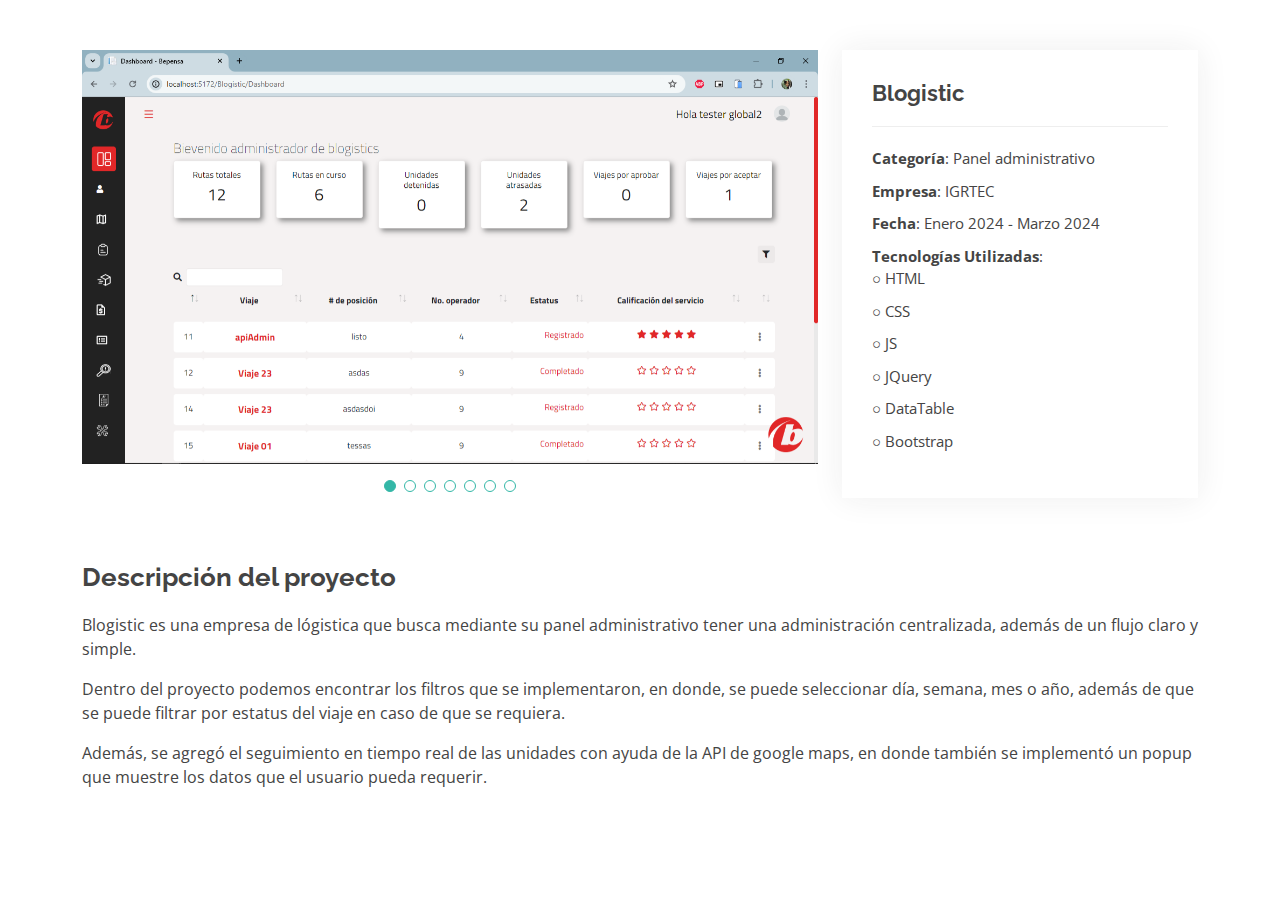
<file: portfolio-details5.html>
<!DOCTYPE html>
<html lang="en">

<head>
  <meta charset="utf-8">
  <meta content="width=device-width, initial-scale=1.0" name="viewport">

  <title>Portafolio</title>
  <meta content="" name="description">
  <meta content="" name="keywords">

  <!-- Favicons -->
  <link href="assets/img/mejora.png" rel="icon">
  <link href="assets/img/mejora.png" rel="icon">

  <!-- Google Fonts -->
  <link href="https://fonts.googleapis.com/css?family=Open+Sans:300,300i,400,400i,600,600i,700,700i|Raleway:300,300i,400,400i,500,500i,600,600i,700,700i|Poppins:300,300i,400,400i,500,500i,600,600i,700,700i" rel="stylesheet">

  <!-- Vendor CSS Files -->
  <link href="assets/vendor/aos/aos.css" rel="stylesheet">
  <link href="assets/vendor/bootstrap/css/bootstrap.min.css" rel="stylesheet">
  <link href="assets/vendor/bootstrap-icons/bootstrap-icons.css" rel="stylesheet">
  <link href="assets/vendor/boxicons/css/boxicons.min.css" rel="stylesheet">
  <link href="assets/vendor/glightbox/css/glightbox.min.css" rel="stylesheet">
  <link href="assets/vendor/swiper/swiper-bundle.min.css" rel="stylesheet">

  <!-- Template Main CSS File -->
  <link href="assets/css/style.css" rel="stylesheet">

  <!-- =======================================================
  * Template Name: Kelly
  * Updated: Jul 27 2023 with Bootstrap v5.3.1
  * Template URL: https://bootstrapmade.com/kelly-free-bootstrap-cv-resume-html-template/
  * Author: BootstrapMade.com
  * License: https://bootstrapmade.com/license/
  ======================================================== -->
</head>

<body>

  <main id="main">

    <!-- ======= Portfolio Details Section ======= -->
    <section id="portfolio-details" class="portfolio-details">
      <div class="container">

        <div class="row gy-4">

          <div class="col-lg-8">
            <div class="portfolio-details-slider swiper">
              <div class="swiper-wrapper align-items-center">

                <div class="swiper-slide">
                  <img src="assets/img/portfolio/bepenza1.png" alt="">
                </div>

                <div class="swiper-slide">
                  <img src="assets/img/portfolio/bepenza2.0.png" alt="">
                </div>

                <div class="swiper-slide">
                  <img src="assets/img/portfolio/bepenza2.1.png" alt="">
                </div>
                <div class="swiper-slide">
                    <img src="assets/img/portfolio/bepenza2.png" alt="">
                </div>
                <div class="swiper-slide">
                    <img src="assets/img/portfolio/bepenza3.png" alt="">
                </div>
                <div class="swiper-slide">
                    <img src="assets/img/portfolio/bepenza5.png" alt="">
                </div>
                <div class="swiper-slide">
                    <img src="assets/img/portfolio/bepenza6.png" alt="">
                </div>

              </div>
              <div class="swiper-pagination"></div>
            </div>
          </div>

          <div class="col-lg-4">
            <div class="portfolio-info">
              <h3>Blogistic</h3>
              <ul>
                <li><strong>Categoría</strong>: Panel administrativo</li>
                <li><strong>Empresa</strong>: IGRTEC</li>
                <li><strong>Fecha</strong>: Enero 2024 - Marzo 2024</li>
                <li><strong>Tecnologías Utilizadas</strong>: 
                    <ul>
                        <li>○ HTML</li>
                        <li>○ CSS</li>
                        <li>○ JS</li>
                        <li>○ JQuery</li>
                        <li>○ DataTable</li>
                        <li>○ Bootstrap</li>

                    </ul>
                </li>
              </ul>
            </div>
        </div>
        <div class="col-lg-12">
            <div class="portfolio-description">
              <h2>Descripción del proyecto</h2>
              <p>
                Blogistic es una empresa de lógistica que busca mediante su panel administrativo tener una administración centralizada, además de un flujo claro y simple.
              </p><p>Dentro del proyecto podemos encontrar los filtros que se implementaron, en donde, se puede seleccionar día, semana, mes o año, además de que se puede filtrar por estatus del viaje en caso de que se requiera.
                </p><p>Además, se agregó el seguimiento en tiempo real de las unidades con ayuda de la API de google maps, en donde también se implementó un popup que muestre los datos que el usuario pueda requerir.
              </p>
            </div>
          </div>

        </div>

      </div>
    </section><!-- End Portfolio Details Section -->

  </main><!-- End #main -->

  <div id="preloader"></div>
  <a href="#" class="back-to-top d-flex align-items-center justify-content-center"><i class="bi bi-arrow-up-short"></i></a>

  <!-- Vendor JS Files -->
  <script src="assets/vendor/purecounter/purecounter_vanilla.js"></script>
  <script src="assets/vendor/aos/aos.js"></script>
  <script src="assets/vendor/bootstrap/js/bootstrap.bundle.min.js"></script>
  <script src="assets/vendor/glightbox/js/glightbox.min.js"></script>
  <script src="assets/vendor/isotope-layout/isotope.pkgd.min.js"></script>
  <script src="assets/vendor/swiper/swiper-bundle.min.js"></script>
  <script src="assets/vendor/waypoints/noframework.waypoints.js"></script>
  <script src="assets/vendor/php-email-form/validate.js"></script>

  <!-- Template Main JS File -->
  <script src="assets/js/main.js"></script>

</body>

</html>
</file>
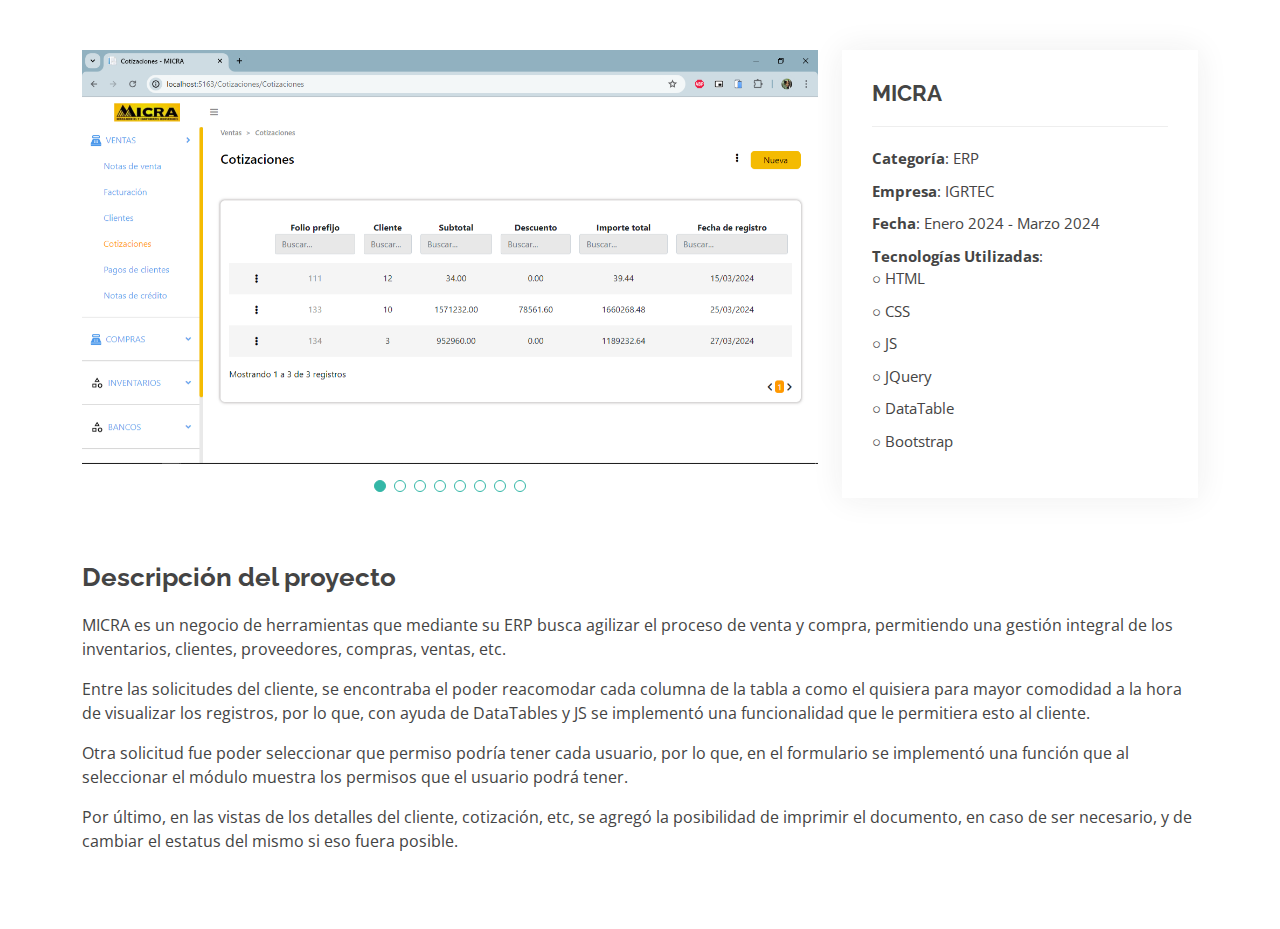
<file: portfolio-details6.html>
<!DOCTYPE html>
<html lang="en">

<head>
  <meta charset="utf-8">
  <meta content="width=device-width, initial-scale=1.0" name="viewport">

  <title>Portafolio</title>
  <meta content="" name="description">
  <meta content="" name="keywords">

  <!-- Favicons -->
  <link href="assets/img/mejora.png" rel="icon">
  <link href="assets/img/mejora.png" rel="icon">

  <!-- Google Fonts -->
  <link href="https://fonts.googleapis.com/css?family=Open+Sans:300,300i,400,400i,600,600i,700,700i|Raleway:300,300i,400,400i,500,500i,600,600i,700,700i|Poppins:300,300i,400,400i,500,500i,600,600i,700,700i" rel="stylesheet">

  <!-- Vendor CSS Files -->
  <link href="assets/vendor/aos/aos.css" rel="stylesheet">
  <link href="assets/vendor/bootstrap/css/bootstrap.min.css" rel="stylesheet">
  <link href="assets/vendor/bootstrap-icons/bootstrap-icons.css" rel="stylesheet">
  <link href="assets/vendor/boxicons/css/boxicons.min.css" rel="stylesheet">
  <link href="assets/vendor/glightbox/css/glightbox.min.css" rel="stylesheet">
  <link href="assets/vendor/swiper/swiper-bundle.min.css" rel="stylesheet">

  <!-- Template Main CSS File -->
  <link href="assets/css/style.css" rel="stylesheet">

  <!-- =======================================================
  * Template Name: Kelly
  * Updated: Jul 27 2023 with Bootstrap v5.3.1
  * Template URL: https://bootstrapmade.com/kelly-free-bootstrap-cv-resume-html-template/
  * Author: BootstrapMade.com
  * License: https://bootstrapmade.com/license/
  ======================================================== -->
</head>

<body>

  <main id="main">

    <!-- ======= Portfolio Details Section ======= -->
    <section id="portfolio-details" class="portfolio-details">
      <div class="container">

        <div class="row gy-4">

          <div class="col-lg-8">
            <div class="portfolio-details-slider swiper">
              <div class="swiper-wrapper align-items-center">

                <div class="swiper-slide">
                  <img src="assets/img/portfolio/erp1.png" alt="">
                </div>

                <div class="swiper-slide">
                  <img src="assets/img/portfolio/erp2.png" alt="">
                </div>

                <div class="swiper-slide">
                  <img src="assets/img/portfolio/erp3.png" alt="">
                </div>
                <div class="swiper-slide">
                    <img src="assets/img/portfolio/erp4.png" alt="">
                </div>
                <div class="swiper-slide">
                    <img src="assets/img/portfolio/erp5.png" alt="">
                </div>
                <div class="swiper-slide">
                    <img src="assets/img/portfolio/erp6.png" alt="">
                </div>
                <div class="swiper-slide">
                    <img src="assets/img/portfolio/erp7.png" alt="">
                </div>
                <div class="swiper-slide">
                    <img src="assets/img/portfolio/erp8.png" alt="">
                </div>

              </div>
              <div class="swiper-pagination"></div>
            </div>
          </div>

          <div class="col-lg-4">
            <div class="portfolio-info">
              <h3>MICRA</h3>
              <ul>
                <li><strong>Categoría</strong>: ERP</li>
                <li><strong>Empresa</strong>: IGRTEC</li>
                <li><strong>Fecha</strong>: Enero 2024 - Marzo 2024</li>
                <li><strong>Tecnologías Utilizadas</strong>: 
                    <ul>
                        <li>○ HTML</li>
                        <li>○ CSS</li>
                        <li>○ JS</li>
                        <li>○ JQuery</li>
                        <li>○ DataTable</li>
                        <li>○ Bootstrap</li>

                    </ul>
                </li>
              </ul>
            </div>
        </div>
        <div class="col-lg-12">
            <div class="portfolio-description">
              <h2>Descripción del proyecto</h2>
              <p>
                MICRA es un negocio de herramientas que mediante su ERP busca  agilizar el proceso de venta y compra, permitiendo una gestión integral de los inventarios, clientes, proveedores, compras, ventas, etc.
              </p><p>Entre las solicitudes del cliente, se encontraba el poder reacomodar cada columna de la tabla a como el quisiera para mayor comodidad a la hora de visualizar los registros, por lo que, con ayuda de DataTables y JS se implementó una funcionalidad que le permitiera esto al cliente.
                </p><p>
                    Otra solicitud fue poder seleccionar que permiso podría tener cada usuario, por lo que, en el formulario se implementó una función que al seleccionar el módulo muestra los permisos que el usuario podrá tener.
              </p><p>
                Por último, en las vistas de los detalles del cliente, cotización, etc, se  agregó la posibilidad de imprimir el documento, en caso de ser necesario, y de cambiar el estatus del mismo si eso fuera posible.
              </p>
            </div>
          </div>

        </div>

      </div>
    </section><!-- End Portfolio Details Section -->

  </main><!-- End #main -->

  <div id="preloader"></div>
  <a href="#" class="back-to-top d-flex align-items-center justify-content-center"><i class="bi bi-arrow-up-short"></i></a>

  <!-- Vendor JS Files -->
  <script src="assets/vendor/purecounter/purecounter_vanilla.js"></script>
  <script src="assets/vendor/aos/aos.js"></script>
  <script src="assets/vendor/bootstrap/js/bootstrap.bundle.min.js"></script>
  <script src="assets/vendor/glightbox/js/glightbox.min.js"></script>
  <script src="assets/vendor/isotope-layout/isotope.pkgd.min.js"></script>
  <script src="assets/vendor/swiper/swiper-bundle.min.js"></script>
  <script src="assets/vendor/waypoints/noframework.waypoints.js"></script>
  <script src="assets/vendor/php-email-form/validate.js"></script>

  <!-- Template Main JS File -->
  <script src="assets/js/main.js"></script>

</body>

</html>
</file>
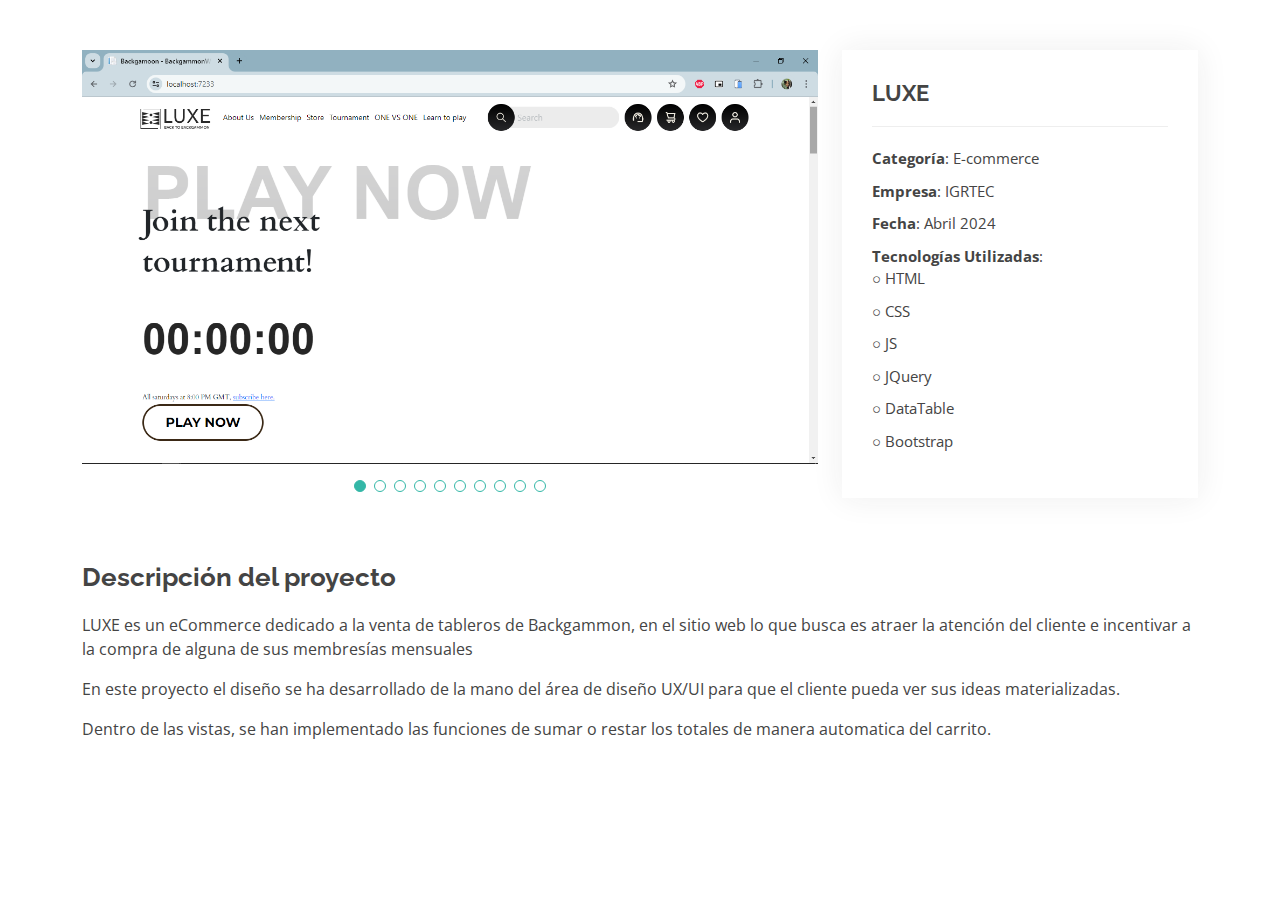
<file: portfolio-details7.html>
<!DOCTYPE html>
<html lang="en">

<head>
  <meta charset="utf-8">
  <meta content="width=device-width, initial-scale=1.0" name="viewport">

  <title>Portafolio</title>
  <meta content="" name="description">
  <meta content="" name="keywords">

  <!-- Favicons -->
  <link href="assets/img/mejora.png" rel="icon">
  <link href="assets/img/mejora.png" rel="icon">

  <!-- Google Fonts -->
  <link href="https://fonts.googleapis.com/css?family=Open+Sans:300,300i,400,400i,600,600i,700,700i|Raleway:300,300i,400,400i,500,500i,600,600i,700,700i|Poppins:300,300i,400,400i,500,500i,600,600i,700,700i" rel="stylesheet">

  <!-- Vendor CSS Files -->
  <link href="assets/vendor/aos/aos.css" rel="stylesheet">
  <link href="assets/vendor/bootstrap/css/bootstrap.min.css" rel="stylesheet">
  <link href="assets/vendor/bootstrap-icons/bootstrap-icons.css" rel="stylesheet">
  <link href="assets/vendor/boxicons/css/boxicons.min.css" rel="stylesheet">
  <link href="assets/vendor/glightbox/css/glightbox.min.css" rel="stylesheet">
  <link href="assets/vendor/swiper/swiper-bundle.min.css" rel="stylesheet">

  <!-- Template Main CSS File -->
  <link href="assets/css/style.css" rel="stylesheet">

  <!-- =======================================================
  * Template Name: Kelly
  * Updated: Jul 27 2023 with Bootstrap v5.3.1
  * Template URL: https://bootstrapmade.com/kelly-free-bootstrap-cv-resume-html-template/
  * Author: BootstrapMade.com
  * License: https://bootstrapmade.com/license/
  ======================================================== -->
</head>

<body>

  <main id="main">

    <!-- ======= Portfolio Details Section ======= -->
    <section id="portfolio-details" class="portfolio-details">
      <div class="container">

        <div class="row gy-4">

          <div class="col-lg-8">
            <div class="portfolio-details-slider swiper">
              <div class="swiper-wrapper align-items-center">

                <div class="swiper-slide">
                  <img src="assets/img/portfolio/back1.png" alt="">
                </div>

                <div class="swiper-slide">
                  <img src="assets/img/portfolio/back2.png" alt="">
                </div>

                <div class="swiper-slide">
                  <img src="assets/img/portfolio/back3.png" alt="">
                </div>
                <div class="swiper-slide">
                    <img src="assets/img/portfolio/back4.png" alt="">
                </div>
                <div class="swiper-slide">
                    <img src="assets/img/portfolio/back5.png" alt="">
                </div>
                <div class="swiper-slide">
                    <img src="assets/img/portfolio/back6.png" alt="">
                </div>
                <div class="swiper-slide">
                    <img src="assets/img/portfolio/back7.png" alt="">
                </div>
                <div class="swiper-slide">
                    <img src="assets/img/portfolio/back8.png" alt="">
                </div>
                <div class="swiper-slide">
                    <img src="assets/img/portfolio/back9.png" alt="">
                </div>
                <div class="swiper-slide">
                    <img src="assets/img/portfolio/back10.png" alt="">
                </div>

              </div>
              <div class="swiper-pagination"></div>
            </div>
          </div>

          <div class="col-lg-4">
            <div class="portfolio-info">
              <h3>LUXE</h3>
              <ul>
                <li><strong>Categoría</strong>: E-commerce</li>
                <li><strong>Empresa</strong>: IGRTEC</li>
                <li><strong>Fecha</strong>: Abril 2024</li>
                <li><strong>Tecnologías Utilizadas</strong>: 
                    <ul>
                        <li>○ HTML</li>
                        <li>○ CSS</li>
                        <li>○ JS</li>
                        <li>○ JQuery</li>
                        <li>○ DataTable</li>
                        <li>○ Bootstrap</li>

                    </ul>
                </li>
              </ul>
            </div>
        </div>
        <div class="col-lg-12">
            <div class="portfolio-description">
              <h2>Descripción del proyecto</h2>
              <p>
                LUXE es un  eCommerce dedicado a la venta de tableros de Backgammon, en el sitio web lo que busca es atraer la atención del cliente e incentivar a la compra de alguna de sus membresías mensuales
            </p><p>En este proyecto el diseño se ha desarrollado de la mano del área de diseño UX/UI para que el cliente pueda ver sus ideas materializadas.
                </p><p>
                    Dentro de las vistas, se han implementado las funciones de sumar o restar los totales de manera automatica del carrito.
                </p>
            </div>
          </div>

        </div>

      </div>
    </section><!-- End Portfolio Details Section -->

  </main><!-- End #main -->

  <div id="preloader"></div>
  <a href="#" class="back-to-top d-flex align-items-center justify-content-center"><i class="bi bi-arrow-up-short"></i></a>

  <!-- Vendor JS Files -->
  <script src="assets/vendor/purecounter/purecounter_vanilla.js"></script>
  <script src="assets/vendor/aos/aos.js"></script>
  <script src="assets/vendor/bootstrap/js/bootstrap.bundle.min.js"></script>
  <script src="assets/vendor/glightbox/js/glightbox.min.js"></script>
  <script src="assets/vendor/isotope-layout/isotope.pkgd.min.js"></script>
  <script src="assets/vendor/swiper/swiper-bundle.min.js"></script>
  <script src="assets/vendor/waypoints/noframework.waypoints.js"></script>
  <script src="assets/vendor/php-email-form/validate.js"></script>

  <!-- Template Main JS File -->
  <script src="assets/js/main.js"></script>

</body>

</html>
</file>
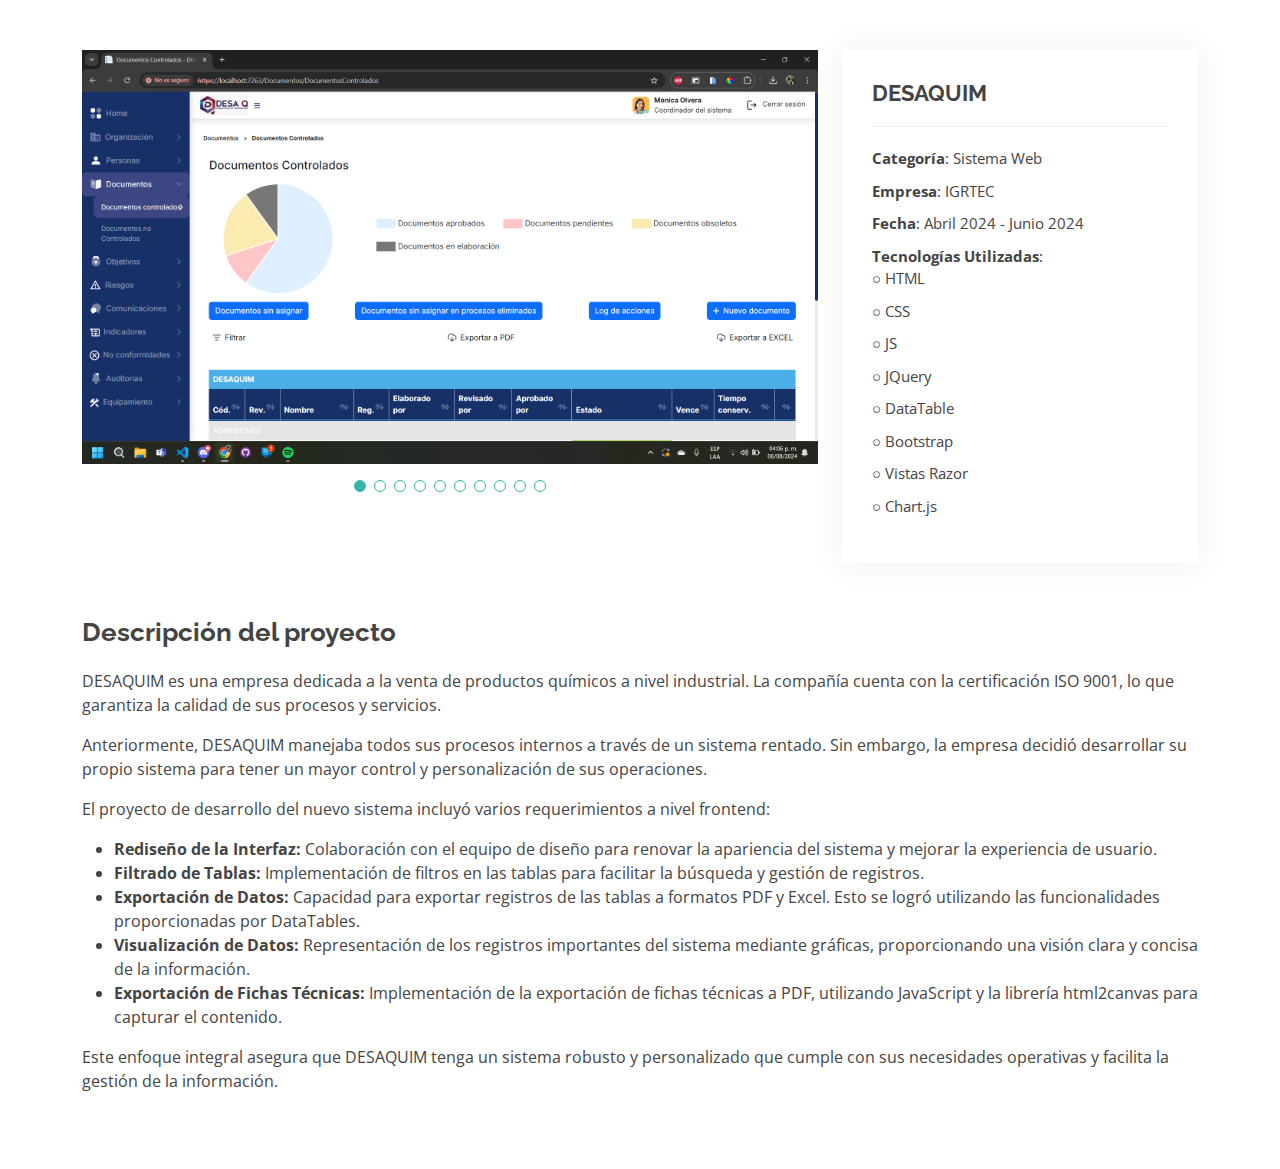
<file: portfolio-details8.html>
<!DOCTYPE html>
<html lang="en">

<head>
  <meta charset="utf-8">
  <meta content="width=device-width, initial-scale=1.0" name="viewport">

  <title>Portafolio</title>
  <meta content="" name="description">
  <meta content="" name="keywords">

  <!-- Favicons -->
  <link href="assets/img/mejora.png" rel="icon">
  <link href="assets/img/mejora.png" rel="icon">

  <!-- Google Fonts -->
  <link href="https://fonts.googleapis.com/css?family=Open+Sans:300,300i,400,400i,600,600i,700,700i|Raleway:300,300i,400,400i,500,500i,600,600i,700,700i|Poppins:300,300i,400,400i,500,500i,600,600i,700,700i" rel="stylesheet">

  <!-- Vendor CSS Files -->
  <link href="assets/vendor/aos/aos.css" rel="stylesheet">
  <link href="assets/vendor/bootstrap/css/bootstrap.min.css" rel="stylesheet">
  <link href="assets/vendor/bootstrap-icons/bootstrap-icons.css" rel="stylesheet">
  <link href="assets/vendor/boxicons/css/boxicons.min.css" rel="stylesheet">
  <link href="assets/vendor/glightbox/css/glightbox.min.css" rel="stylesheet">
  <link href="assets/vendor/swiper/swiper-bundle.min.css" rel="stylesheet">

  <!-- Template Main CSS File -->
  <link href="assets/css/style.css" rel="stylesheet">

  <!-- =======================================================
  * Template Name: Kelly
  * Updated: Jul 27 2023 with Bootstrap v5.3.1
  * Template URL: https://bootstrapmade.com/kelly-free-bootstrap-cv-resume-html-template/
  * Author: BootstrapMade.com
  * License: https://bootstrapmade.com/license/
  ======================================================== -->
</head>

<body>

  <main id="main">

    <!-- ======= Portfolio Details Section ======= -->
    <section id="portfolio-details" class="portfolio-details">
      <div class="container">

        <div class="row gy-4">

          <div class="col-lg-8">
            <div class="portfolio-details-slider swiper">
              <div class="swiper-wrapper align-items-center">

                <div class="swiper-slide">
                  <img src="assets/img/iso/iso1.png" alt="">
                </div>

                <div class="swiper-slide">
                  <img src="assets/img/iso/iso2.png" alt="">
                </div>

                <div class="swiper-slide">
                  <img src="assets/img/iso/iso3.png" alt="">
                </div>
                <div class="swiper-slide">
                  <img src="assets/img/iso/iso4.png" alt="">
                </div>
                <div class="swiper-slide">
                  <img src="assets/img/iso/iso5.png" alt="">
                </div>
                <div class="swiper-slide">
                  <img src="assets/img/iso/iso6.png" alt="">
                </div>
                <div class="swiper-slide">
                  <img src="assets/img/iso/iso7.png" alt="">
                </div>
                <div class="swiper-slide">
                  <img src="assets/img/iso/iso8.png" alt="">
                </div>
                <div class="swiper-slide">
                  <img src="assets/img/iso/iso9.png" alt="">
                </div>
                <div class="swiper-slide">
                  <img src="assets/img/iso/iso10.png" alt="">
                </div>

              </div>
              <div class="swiper-pagination"></div>
            </div>
          </div>

          <div class="col-lg-4">
            <div class="portfolio-info">
              <h3>DESAQUIM</h3>
              <ul>
                <li><strong>Categoría</strong>: Sistema Web</li>
                <li><strong>Empresa</strong>: IGRTEC</li>
                <li><strong>Fecha</strong>: Abril 2024 - Junio 2024</li>
                <li><strong>Tecnologías Utilizadas</strong>: 
                    <ul>
                        <li>○ HTML</li>
                        <li>○ CSS</li>
                        <li>○ JS</li>
                        <li>○ JQuery</li>
                        <li>○ DataTable</li>
                        <li>○ Bootstrap</li>
                        <li>○ Vistas Razor</li>
                        <li>○ Chart.js</li>
                    </ul>
                </li>
              </ul>
            </div>
        </div>
        <div class="col-lg-12">
            <div class="portfolio-description">
              <h2>Descripción del proyecto</h2>
              <p>
                DESAQUIM es una empresa dedicada a la venta de productos químicos a nivel industrial. La compañía cuenta con la certificación ISO 9001, lo que garantiza la calidad de sus procesos y servicios.
              </p>
              <p>
                Anteriormente, DESAQUIM manejaba todos sus procesos internos a través de un sistema rentado. Sin embargo, la empresa decidió desarrollar su propio sistema para tener un mayor control y personalización de sus operaciones.
              </p>
              <p>
                El proyecto de desarrollo del nuevo sistema incluyó varios requerimientos a nivel frontend:
                <ul>
                  <li>
                    <b>Rediseño de la Interfaz:</b> Colaboración con el equipo de diseño para renovar la apariencia del sistema y mejorar la experiencia de usuario.
                  </li>
                  <li>
                    <b>Filtrado de Tablas:</b> Implementación de filtros en las tablas para facilitar la búsqueda y gestión de registros.
                  </li>
                  <li>
                    <b>Exportación de Datos:</b> Capacidad para exportar registros de las tablas a formatos PDF y Excel. Esto se logró utilizando las funcionalidades proporcionadas por DataTables.
                  </li>
                  <li>
                    <b>Visualización de Datos: </b>Representación de los registros importantes del sistema mediante gráficas, proporcionando una visión clara y concisa de la información.
                  </li>
                  <li>
                    <b>Exportación de Fichas Técnicas: </b>Implementación de la exportación de fichas técnicas a PDF, utilizando JavaScript y la librería html2canvas para capturar el contenido.
                  </li>
                </ul>
              </p>
              <p>
                Este enfoque integral asegura que DESAQUIM tenga un sistema robusto y personalizado que cumple con sus necesidades operativas y facilita la gestión de la información.
              </p>
            </div>
          </div>

        </div>

      </div>
    </section><!-- End Portfolio Details Section -->

  </main><!-- End #main -->

  <div id="preloader"></div>
  <a href="#" class="back-to-top d-flex align-items-center justify-content-center"><i class="bi bi-arrow-up-short"></i></a>

  <!-- Vendor JS Files -->
  <script src="assets/vendor/purecounter/purecounter_vanilla.js"></script>
  <script src="assets/vendor/aos/aos.js"></script>
  <script src="assets/vendor/bootstrap/js/bootstrap.bundle.min.js"></script>
  <script src="assets/vendor/glightbox/js/glightbox.min.js"></script>
  <script src="assets/vendor/isotope-layout/isotope.pkgd.min.js"></script>
  <script src="assets/vendor/swiper/swiper-bundle.min.js"></script>
  <script src="assets/vendor/waypoints/noframework.waypoints.js"></script>
  <script src="assets/vendor/php-email-form/validate.js"></script>

  <!-- Template Main JS File -->
  <script src="assets/js/main.js"></script>

</body>

</html>
</file>
<file: assets/css/style.css>
/**
* Template Name: Kelly
* Updated: Jul 27 2023 with Bootstrap v5.3.1
* Template URL: https://bootstrapmade.com/kelly-free-bootstrap-cv-resume-html-template/
* Author: BootstrapMade.com
* License: https://bootstrapmade.com/license/
*/

/*--------------------------------------------------------------
# General
--------------------------------------------------------------*/
body {
  font-family: "Open Sans", sans-serif;
  color: #444444;
}

a {
  color: #34b7a7;
  text-decoration: none;
}

a:hover {
  color: #51cdbe;
  text-decoration: none;
}

h1,
h2,
h3,
h4,
h5,
h6 {
  font-family: "Raleway", sans-serif;
}

#main {
  margin-top: 50px;
}

@media (max-width: 992px) {
  #main {
    margin-top: 30px;
  }
}

/*--------------------------------------------------------------
# Preloader
--------------------------------------------------------------*/
#preloader {
  position: fixed;
  top: 0;
  left: 0;
  right: 0;
  bottom: 0;
  z-index: 9999;
  overflow: hidden;
  background: #fff;
}

#preloader:before {
  content: "";
  position: fixed;
  top: calc(50% - 30px);
  left: calc(50% - 30px);
  border: 6px solid #34b7a7;
  border-top-color: #dcf5f2;
  border-radius: 50%;
  width: 60px;
  height: 60px;
  animation: animate-preloader 1s linear infinite;
}

@keyframes animate-preloader {
  0% {
    transform: rotate(0deg);
  }

  100% {
    transform: rotate(360deg);
  }
}

/*--------------------------------------------------------------
# Back to top button
--------------------------------------------------------------*/
.back-to-top {
  position: fixed;
  visibility: hidden;
  opacity: 0;
  right: 15px;
  bottom: 15px;
  z-index: 996;
  background: #34b7a7;
  width: 40px;
  height: 40px;
  border-radius: 50px;
  transition: all 0.4s;
}

.back-to-top i {
  font-size: 24px;
  color: #fff;
  line-height: 0;
}

.back-to-top:hover {
  background: #49cbbb;
  color: #fff;
}

.back-to-top.active {
  visibility: visible;
  opacity: 1;
}

/*--------------------------------------------------------------
# Header
--------------------------------------------------------------*/
#header {
  background: #e9e8e6;
  box-shadow: 0px 0px 25px 0 rgba(0, 0, 0, 0.08);
  z-index: 997;
  padding: 15px 0;
}

#header .logo {
  font-size: 32px;
  margin: 0;
  padding: 0;
  line-height: 1;
  font-weight: 400;
  letter-spacing: 2px;
  text-transform: uppercase;
}

#header .logo a {
  color: #222222;
}

#header .logo img {
  max-height: 40px;
}

@media (max-width: 992px) {
  #header .logo {
    font-size: 28px;
  }
}

/*--------------------------------------------------------------
# Header Social Links
--------------------------------------------------------------*/
.header-social-links {
  padding-right: 15px;
}

.header-social-links a {
  color: #6f6f6f;
  padding-left: 6px;
  display: inline-block;
  line-height: 0px;
  transition: 0.3s;
  font-size: 16px;
}

.header-social-links a:hover {
  color: #34b7a7;
}

/*--------------------------------------------------------------
# Navigation Menu
--------------------------------------------------------------*/
/**
* Desktop Navigation 
*/
.navbar {
  padding: 0;
}

.navbar ul {
  margin: 0;
  padding: 0;
  display: flex;
  list-style: none;
  align-items: center;
}

.navbar li {
  position: relative;
  padding: 10px 0 10px 28px;
}

.navbar a,
.navbar a:focus {
  display: flex;
  align-items: center;
  justify-content: space-between;
  font-family: "Raleway", sans-serif;
  font-size: 15px;
  font-weight: 600;
  color: #888888;
  white-space: nowrap;
  transition: 0.3s;
  position: relative;
}

.navbar a i,
.navbar a:focus i {
  font-size: 12px;
  line-height: 0;
  margin-left: 5px;
}

.navbar>ul>li>a:before {
  content: "";
  position: absolute;
  width: 0;
  height: 2px;
  bottom: -5px;
  left: 0;
  background-color: #34b7a7;
  visibility: hidden;
  width: 0px;
  transition: all 0.3s ease-in-out 0s;
}

.navbar a:hover:before,
.navbar li:hover>a:before,
.navbar .active:before {
  visibility: visible;
  width: 25px;
}

.navbar a:hover,
.navbar .active,
.navbar .active:focus,
.navbar li:hover>a {
  color: #222222;
}

.navbar .dropdown ul {
  display: block;
  position: absolute;
  left: 14px;
  top: calc(100% + 30px);
  margin: 0;
  padding: 10px 0;
  z-index: 99;
  opacity: 0;
  visibility: hidden;
  background: #fff;
  box-shadow: 0px 0px 30px rgba(127, 137, 161, 0.25);
  transition: 0.3s;
  border-radius: 4px;
}

.navbar .dropdown ul li {
  min-width: 200px;
  padding: 0;
}

.navbar .dropdown ul a {
  padding: 10px 20px;
  font-size: 15px;
  text-transform: none;
  font-weight: 600;
}

.navbar .dropdown ul a i {
  font-size: 12px;
}

.navbar .dropdown ul a:hover,
.navbar .dropdown ul .active:hover,
.navbar .dropdown ul li:hover>a {
  color: #34b7a7;
}

.navbar .dropdown:hover>ul {
  opacity: 1;
  top: 100%;
  visibility: visible;
}

.navbar .dropdown .dropdown ul {
  top: 0;
  left: calc(100% - 30px);
  visibility: hidden;
}

.navbar .dropdown .dropdown:hover>ul {
  opacity: 1;
  top: 0;
  left: 100%;
  visibility: visible;
}

@media (max-width: 1366px) {
  .navbar .dropdown .dropdown ul {
    left: -90%;
  }

  .navbar .dropdown .dropdown:hover>ul {
    left: -100%;
  }
}

/**
* Mobile Navigation 
*/
.mobile-nav-toggle {
  color: #222222;
  font-size: 28px;
  cursor: pointer;
  display: none;
  line-height: 0;
  transition: 0.5s;
}

.mobile-nav-toggle.bi-x {
  color: #fff;
}

@media (max-width: 991px) {
  .mobile-nav-toggle {
    display: block;
  }

  .navbar ul {
    display: none;
  }
}

.navbar-mobile {
  position: fixed;
  overflow: hidden;
  top: 0;
  right: 0;
  left: 0;
  bottom: 0;
  background: rgba(9, 9, 9, 0.9);
  transition: 0.3s;
  z-index: 999;
}

.navbar-mobile .mobile-nav-toggle {
  position: absolute;
  top: 15px;
  right: 15px;
}

.navbar-mobile ul {
  display: block;
  position: absolute;
  top: 55px;
  right: 15px;
  bottom: 15px;
  left: 15px;
  padding: 10px 0;
  border-radius: 10px;
  background-color: #fff;
  overflow-y: auto;
  transition: 0.3s;
}

.navbar-mobile a,
.navbar-mobile a:focus {
  font-size: 15px;
  padding-right: 15px;
  color: #222222;
}

.navbar-mobile a:hover,
.navbar-mobile .active,
.navbar-mobile li:hover>a {
  color: #34b7a7;
}

.navbar-mobile .getstarted,
.navbar-mobile .getstarted:focus {
  margin: 15px;
}

.navbar-mobile .dropdown ul {
  position: static;
  display: none;
  margin: 10px 20px;
  padding: 10px 0;
  z-index: 99;
  opacity: 1;
  visibility: visible;
  background: #fff;
  box-shadow: 0px 0px 30px rgba(127, 137, 161, 0.25);
}

.navbar-mobile .dropdown ul li {
  min-width: 200px;
}

.navbar-mobile .dropdown ul a {
  padding: 10px 20px;
}

.navbar-mobile .dropdown ul a i {
  font-size: 12px;
}

.navbar-mobile .dropdown ul a:hover,
.navbar-mobile .dropdown ul .active:hover,
.navbar-mobile .dropdown ul li:hover>a {
  color: #34b7a7;
}

.navbar-mobile .dropdown>.dropdown-active {
  display: block;
}

/*--------------------------------------------------------------
# Hero Section
--------------------------------------------------------------*/
#hero {
  width: 100%;
  height: 100vh;
  background: url("../img/fondo.jpg") top right;
  background-size: cover;
}

#hero .container {
  padding-top: 70px;
  position: relative;
}

@media (max-width: 992px) {
  #hero .container {
    padding-top: 58px;
  }
}

#hero h1 {
  margin: 0;
  font-size: 48px;
  font-weight: 700;
  line-height: 56px;
  color: #ffff;
}

#hero h2 {
  color: #D5C9C4;
  margin: 10px 0 0 0;
  font-size: 22px;
}

#hero .btn-about {
  font-family: "Raleway", sans-serif;
  text-transform: uppercase;
  font-weight: 600;
  font-size: 12px;
  letter-spacing: 1px;
  display: inline-block;
  padding: 12px 40px;
  border-radius: 50px;
  transition: 0.5s;
  margin-top: 30px;
  color: #fff;
  background: #34b7a7;
}

#hero .btn-about:hover {
  background: #3dc8b7;
}

@media (min-width: 1024px) {
  #hero {
    background-attachment: fixed;
  }
}

@media (max-width: 992px) {
  #hero:before {
    content: "";
    background: rgba(255, 255, 255, 0.8);
    position: absolute;
    bottom: 0;
    top: 0;
    left: 0;
    right: 0;
  }

  #hero h1 {
    font-size: 28px;
    line-height: 36px;
  }

  #hero h2 {
    font-size: 18px;
    line-height: 24px;
  }
}

/*--------------------------------------------------------------
# Sections General
--------------------------------------------------------------*/
section {
  padding: 60px 0;
}

.section-bg {
  background-color: #e7f8f6;
}

.section-title {
  text-align: center;
  padding-bottom: 30px;
}

.section-title h2 {
  font-size: 32px;
  font-weight: bold;
  text-transform: uppercase;
  margin-bottom: 20px;
  padding-bottom: 20px;
  position: relative;
}

.section-title h2::after {
  content: "";
  position: absolute;
  display: block;
  width: 50px;
  height: 3px;
  background: #34b7a7;
  bottom: 0;
  left: calc(50% - 25px);
}

.section-title p {
  margin-bottom: 0;
}

/*--------------------------------------------------------------
# Cta
--------------------------------------------------------------*/
.cta {
  background: linear-gradient(rgba(0, 0, 0, 0.6), rgba(0, 0, 0, 0.6)), url("../img/bg-1.jpg") fixed center center;
  background-size: cover;
  padding: 80px 0;
}

.cta h3 {
  color: #fff;
  font-size: 28px;
  font-weight: 700;
}

.cta p {
  color: #fff;
}

.cta .cta-btn {
  font-family: "Raleway", sans-serif;
  text-transform: uppercase;
  font-weight: 500;
  font-size: 16px;
  letter-spacing: 1px;
  display: inline-block;
  padding: 8px 20px;
  border-radius: 2px;
  transition: 0.5s;
  margin: 10px;
  border: 2px solid #fff;
  color: #fff;
}

.cta .cta-btn:hover {
  background: #34b7a7;
  border: 2px solid #34b7a7;
}

@media (max-width: 1024px) {
  .cta {
    background-attachment: scroll;
  }
}

@media (min-width: 769px) {
  .cta .cta-btn-container {
    display: flex;
    align-items: center;
    justify-content: flex-end;
  }
}

/*--------------------------------------------------------------
# About
--------------------------------------------------------------*/
.about .content h3 {
  font-weight: 700;
  font-size: 26px;
  color: #555555;
}

.about .content ul {
  list-style: none;
  padding: 0;
}

.about .content ul li {
  padding-bottom: 10px;
}

.about .content ul i {
  font-size: 20px;
  padding-right: 2px;
  color: #34b7a7;
}

.about .content p:last-child {
  margin-bottom: 0;
}

/*--------------------------------------------------------------
# Skills
--------------------------------------------------------------*/
.skills .progress {
  height: 60px;
  display: block;
  background: none;
  border-radius: 0;
}

.skills .progress .skill {
  padding: 10px 0;
  margin: 0 0 6px 0;
  text-transform: uppercase;
  display: block;
  font-weight: 600;
  font-family: "Poppins", sans-serif;
  color: #222222;
}

.skills .progress .skill .val {
  float: right;
  font-style: normal;
}

.skills .progress-bar-wrap {
  background: #f3f3f3;
}

.skills .progress-bar {
  width: 1px;
  height: 10px;
  transition: 0.9s;
  background-color: #34b7a7;
}

/*--------------------------------------------------------------
# Facts
--------------------------------------------------------------*/
.facts .counters span {
  font-size: 48px;
  display: block;
  color: #34b7a7;
}

.facts .counters p {
  padding: 0;
  margin: 0 0 20px 0;
  font-family: "Raleway", sans-serif;
  font-size: 14px;
}

/*--------------------------------------------------------------
# Testimonials
--------------------------------------------------------------*/
.testimonials .section-header {
  margin-bottom: 40px;
}

.testimonials .testimonials-carousel,
.testimonials .testimonials-slider {
  overflow: hidden;
}

.testimonials .testimonial-item {
  text-align: center;
}

.testimonials .testimonial-item .testimonial-img {
  width: 120px;
  border-radius: 50%;
  border: 4px solid #fff;
  margin: 0 auto;
}

.testimonials .testimonial-item h3 {
  font-size: 20px;
  font-weight: bold;
  margin: 10px 0 5px 0;
  color: #111;
}

.testimonials .testimonial-item h4 {
  font-size: 14px;
  color: #999;
  margin: 0 0 15px 0;
}

.testimonials .testimonial-item .quote-icon-left,
.testimonials .testimonial-item .quote-icon-right {
  color: #c8efea;
  font-size: 26px;
}

.testimonials .testimonial-item .quote-icon-left {
  display: inline-block;
  left: -5px;
  position: relative;
}

.testimonials .testimonial-item .quote-icon-right {
  display: inline-block;
  right: -5px;
  position: relative;
  top: 10px;
}

.testimonials .testimonial-item p {
  font-style: italic;
  margin: 0 auto 15px auto;
}

@media (min-width: 992px) {
  .testimonials .testimonial-item p {
    width: 80%;
  }
}

.testimonials .swiper-pagination {
  margin-top: 20px;
  position: relative;
}

.testimonials .swiper-pagination .swiper-pagination-bullet {
  width: 12px;
  height: 12px;
  background-color: #fff;
  opacity: 1;
  border: 1px solid #34b7a7;
}

.testimonials .swiper-pagination .swiper-pagination-bullet-active {
  background-color: #34b7a7;
}

/*--------------------------------------------------------------
# Resume
--------------------------------------------------------------*/
.resume .resume-title {
  font-size: 26px;
  font-weight: 400;
  margin-top: 20px;
  margin-bottom: 20px;
  color: #222222;
}

.resume .resume-item {
  padding: 0 0 20px 20px;
  margin-top: -2px;
  border-left: 2px solid #34b7a7;
  position: relative;
}

.resume .resume-item h4 {
  line-height: 18px;
  font-size: 18px;
  font-weight: 600;
  font-family: "Poppins", sans-serif;
  color: #1d685f;
  margin-bottom: 10px;
}

.resume .resume-item h5 {
  font-size: 16px;
  background: #effbf9;
  padding: 5px 15px;
  display: inline-block;
  font-weight: 600;
  margin-bottom: 10px;
  color: #34b7a7;
}

.resume .resume-item ul {
  padding-left: 20px;
}

.resume .resume-item ul li {
  padding-bottom: 10px;
}

.resume .resume-item:last-child {
  padding-bottom: 0;
}

.resume .resume-item::before {
  content: "";
  position: absolute;
  width: 16px;
  height: 16px;
  border-radius: 50px;
  left: -9px;
  top: 0;
  background: #fff;
  border: 2px solid #34b7a7;
}

/*--------------------------------------------------------------
# Services
--------------------------------------------------------------*/
.services .icon-box {
  text-align: center;
  padding: 70px 20px 80px 20px;
  transition: all ease-in-out 0.3s;
  background: #fff;
  box-shadow: 0px 0 35px 0 rgba(0, 0, 0, 0.08);
}

.services .icon-box .icon {
  margin: 0 auto;
  width: 100px;
  height: 100px;
  display: flex;
  align-items: center;
  justify-content: center;
  transition: ease-in-out 0.3s;
  position: relative;
}

.services .icon-box .icon i {
  font-size: 36px;
  transition: 0.5s;
  position: relative;
}

.services .icon-box .icon svg {
  position: absolute;
  top: 0;
  left: 0;
}

.services .icon-box .icon svg path {
  transition: 0.5s;
  fill: #f5f5f5;
}

.services .icon-box h4 {
  font-weight: 600;
  margin: 10px 0 15px 0;
  font-size: 22px;
}

.services .icon-box h4 a {
  color: #222222;
  transition: ease-in-out 0.3s;
}

.services .icon-box p {
  line-height: 24px;
  font-size: 14px;
  margin-bottom: 0;
}

.services .iconbox-blue i {
  color: #47aeff;
}

.services .iconbox-blue:hover .icon i {
  color: #fff;
}

.services .iconbox-blue:hover .icon path {
  fill: #47aeff;
}

.services .iconbox-orange i {
  color: #ffa76e;
}

.services .iconbox-orange:hover .icon i {
  color: #fff;
}

.services .iconbox-orange:hover .icon path {
  fill: #ffa76e;
}

.services .iconbox-pink i {
  color: #e80368;
}

.services .iconbox-pink:hover .icon i {
  color: #fff;
}

.services .iconbox-pink:hover .icon path {
  fill: #e80368;
}

.services .iconbox-yellow i {
  color: #ffbb2c;
}

.services .iconbox-yellow:hover .icon i {
  color: #fff;
}

.services .iconbox-yellow:hover .icon path {
  fill: #ffbb2c;
}

.services .iconbox-red i {
  color: #ff5828;
}

.services .iconbox-red:hover .icon i {
  color: #fff;
}

.services .iconbox-red:hover .icon path {
  fill: #ff5828;
}

.services .iconbox-teal i {
  color: #11dbcf;
}

.services .iconbox-teal:hover .icon i {
  color: #fff;
}

.services .iconbox-teal:hover .icon path {
  fill: #11dbcf;
}

/*--------------------------------------------------------------
# Portfolio
--------------------------------------------------------------*/
.portfolio .portfolio-item {
  margin-bottom: 30px;
}

.portfolio #portfolio-flters {
  padding: 0;
  margin: 0 auto 20px auto;
  list-style: none;
  text-align: center;
}

.portfolio #portfolio-flters li {
  cursor: pointer;
  display: inline-block;
  padding: 8px 16px 10px 16px;
  font-size: 13px;
  font-weight: 500;
  line-height: 1;
  text-transform: uppercase;
  color: #444444;
  margin-bottom: 5px;
  transition: all 0.3s ease-in-out;
  border-radius: 50px;
}

.portfolio #portfolio-flters li:hover,
.portfolio #portfolio-flters li.filter-active {
  color: #fff;
  background: #34b7a7;
}

.portfolio #portfolio-flters li:last-child {
  margin-right: 0;
}

.portfolio .portfolio-wrap {
  transition: 0.3s;
  position: relative;
  overflow: hidden;
  z-index: 1;
  background: rgba(34, 34, 34, 0.6);
}

.portfolio .portfolio-wrap::before {
  content: "";
  background: rgba(34, 34, 34, 0.6);
  position: absolute;
  left: 0;
  right: 0;
  top: 0;
  bottom: 0;
  transition: all ease-in-out 0.3s;
  z-index: 2;
  opacity: 0;
}

.portfolio .portfolio-wrap img {
  transition: all ease-in-out 0.3s;
}

.portfolio .portfolio-wrap .portfolio-info {
  opacity: 0;
  position: absolute;
  top: 0;
  left: 0;
  right: 0;
  bottom: 0;
  z-index: 3;
  transition: all ease-in-out 0.3s;
  display: flex;
  flex-direction: column;
  justify-content: flex-end;
  align-items: flex-start;
  padding: 20px;
}

.portfolio .portfolio-wrap .portfolio-info h4 {
  font-size: 20px;
  color: #fff;
  font-weight: 600;
}

.portfolio .portfolio-wrap .portfolio-info p {
  color: rgba(255, 255, 255, 0.7);
  font-size: 14px;
  text-transform: uppercase;
  padding: 0;
  margin: 0;
  font-style: italic;
}

.portfolio .portfolio-wrap .portfolio-links {
  text-align: center;
  z-index: 4;
}

.portfolio .portfolio-wrap .portfolio-links a {
  color: #fff;
  margin: 0 5px 0 0;
  font-size: 28px;
  display: inline-block;
  transition: 0.3s;
}

.portfolio .portfolio-wrap .portfolio-links a:hover {
  color: #78d9cd;
}

.portfolio .portfolio-wrap:hover::before {
  opacity: 1;
}

.portfolio .portfolio-wrap:hover img {
  transform: scale(1.2);
}

.portfolio .portfolio-wrap:hover .portfolio-info {
  opacity: 1;
}

/*--------------------------------------------------------------
# Portfolio Details
--------------------------------------------------------------*/
.portfolio-details {
  padding-top: 0;
}

.portfolio-details .portfolio-details-slider img {
  width: 100%;
}

.portfolio-details .portfolio-details-slider .swiper-pagination {
  margin-top: 20px;
  position: relative;
}

.portfolio-details .portfolio-details-slider .swiper-pagination .swiper-pagination-bullet {
  width: 12px;
  height: 12px;
  background-color: #fff;
  opacity: 1;
  border: 1px solid #34b7a7;
}

.portfolio-details .portfolio-details-slider .swiper-pagination .swiper-pagination-bullet-active {
  background-color: #34b7a7;
}

.portfolio-details .portfolio-info {
  padding: 30px;
  box-shadow: 0px 0 30px rgba(34, 34, 34, 0.08);
}

.portfolio-details .portfolio-info h3 {
  font-size: 22px;
  font-weight: 700;
  margin-bottom: 20px;
  padding-bottom: 20px;
  border-bottom: 1px solid #eee;
}

.portfolio-details .portfolio-info ul {
  list-style: none;
  padding: 0;
  font-size: 15px;
}

.portfolio-details .portfolio-info ul li+li {
  margin-top: 10px;
}

.portfolio-details .portfolio-description {
  padding-top: 30px;
}

.portfolio-details .portfolio-description h2 {
  font-size: 26px;
  font-weight: 700;
  margin-bottom: 20px;
}

.portfolio-details .portfolio-description p {
  padding: 0;
}

/*--------------------------------------------------------------
# Contact
--------------------------------------------------------------*/
.contact .info {
  width: 100%;
  background: #fff;
}

.contact .info i {
  font-size: 20px;
  color: #34b7a7;
  float: left;
  width: 44px;
  height: 44px;
  background: #effbf9;
  display: flex;
  justify-content: center;
  align-items: center;
  border-radius: 50px;
  transition: all 0.3s ease-in-out;
}

.contact .info h4 {
  padding: 0 0 0 60px;
  font-size: 22px;
  font-weight: 600;
  margin-bottom: 5px;
  color: #222222;
}

.contact .info p {
  padding: 0 0 0 60px;
  margin-bottom: 0;
  font-size: 14px;
  color: #555555;
}

.contact .info .email,
.contact .info .phone {
  margin-top: 40px;
}

.contact .info .email:hover i,
.contact .info .address:hover i,
.contact .info .phone:hover i {
  background: #34b7a7;
  color: #fff;
}

.contact .php-email-form {
  width: 100%;
  background: #fff;
}

.contact .php-email-form .form-group {
  padding-bottom: 8px;
}

.contact .php-email-form .error-message {
  display: none;
  color: #fff;
  background: #ed3c0d;
  text-align: center;
  padding: 15px;
  font-weight: 600;
}

.contact .php-email-form .sent-message {
  display: none;
  color: #fff;
  background: #18d26e;
  text-align: center;
  padding: 15px;
  font-weight: 600;
}

.contact .php-email-form .loading {
  display: none;
  background: #fff;
  text-align: center;
  padding: 15px;
}

.contact .php-email-form .loading:before {
  content: "";
  display: inline-block;
  border-radius: 50%;
  width: 24px;
  height: 24px;
  margin: 0 10px -6px 0;
  border: 3px solid #18d26e;
  border-top-color: #eee;
  animation: animate-loading 1s linear infinite;
}

.contact .php-email-form input,
.contact .php-email-form textarea {
  border-radius: 4px;
  box-shadow: none;
  font-size: 14px;
}

.contact .php-email-form input:focus,
.contact .php-email-form textarea:focus {
  border-color: #34b7a7;
}

.contact .php-email-form input {
  height: 44px;
}

.contact .php-email-form textarea {
  padding: 10px 12px;
}

.contact .php-email-form button[type=submit] {
  background: #34b7a7;
  border: 0;
  padding: 10px 30px 12px 30px;
  color: #fff;
  transition: 0.4s;
  border-radius: 50px;
}

.contact .php-email-form button[type=submit]:hover {
  background: #3dc8b7;
}

@keyframes animate-loading {
  0% {
    transform: rotate(0deg);
  }

  100% {
    transform: rotate(360deg);
  }
}

/*--------------------------------------------------------------
# Footer
--------------------------------------------------------------*/
#footer {
  background: #e9e8e6;
  padding: 30px 0;
  color: #222222;
  font-size: 14px;
  text-align: center;
}

#footer .credits {
  padding-top: 5px;
  font-size: 13px;
}

#footer .credits a {
  color: #34b7a7;
}
</file>
